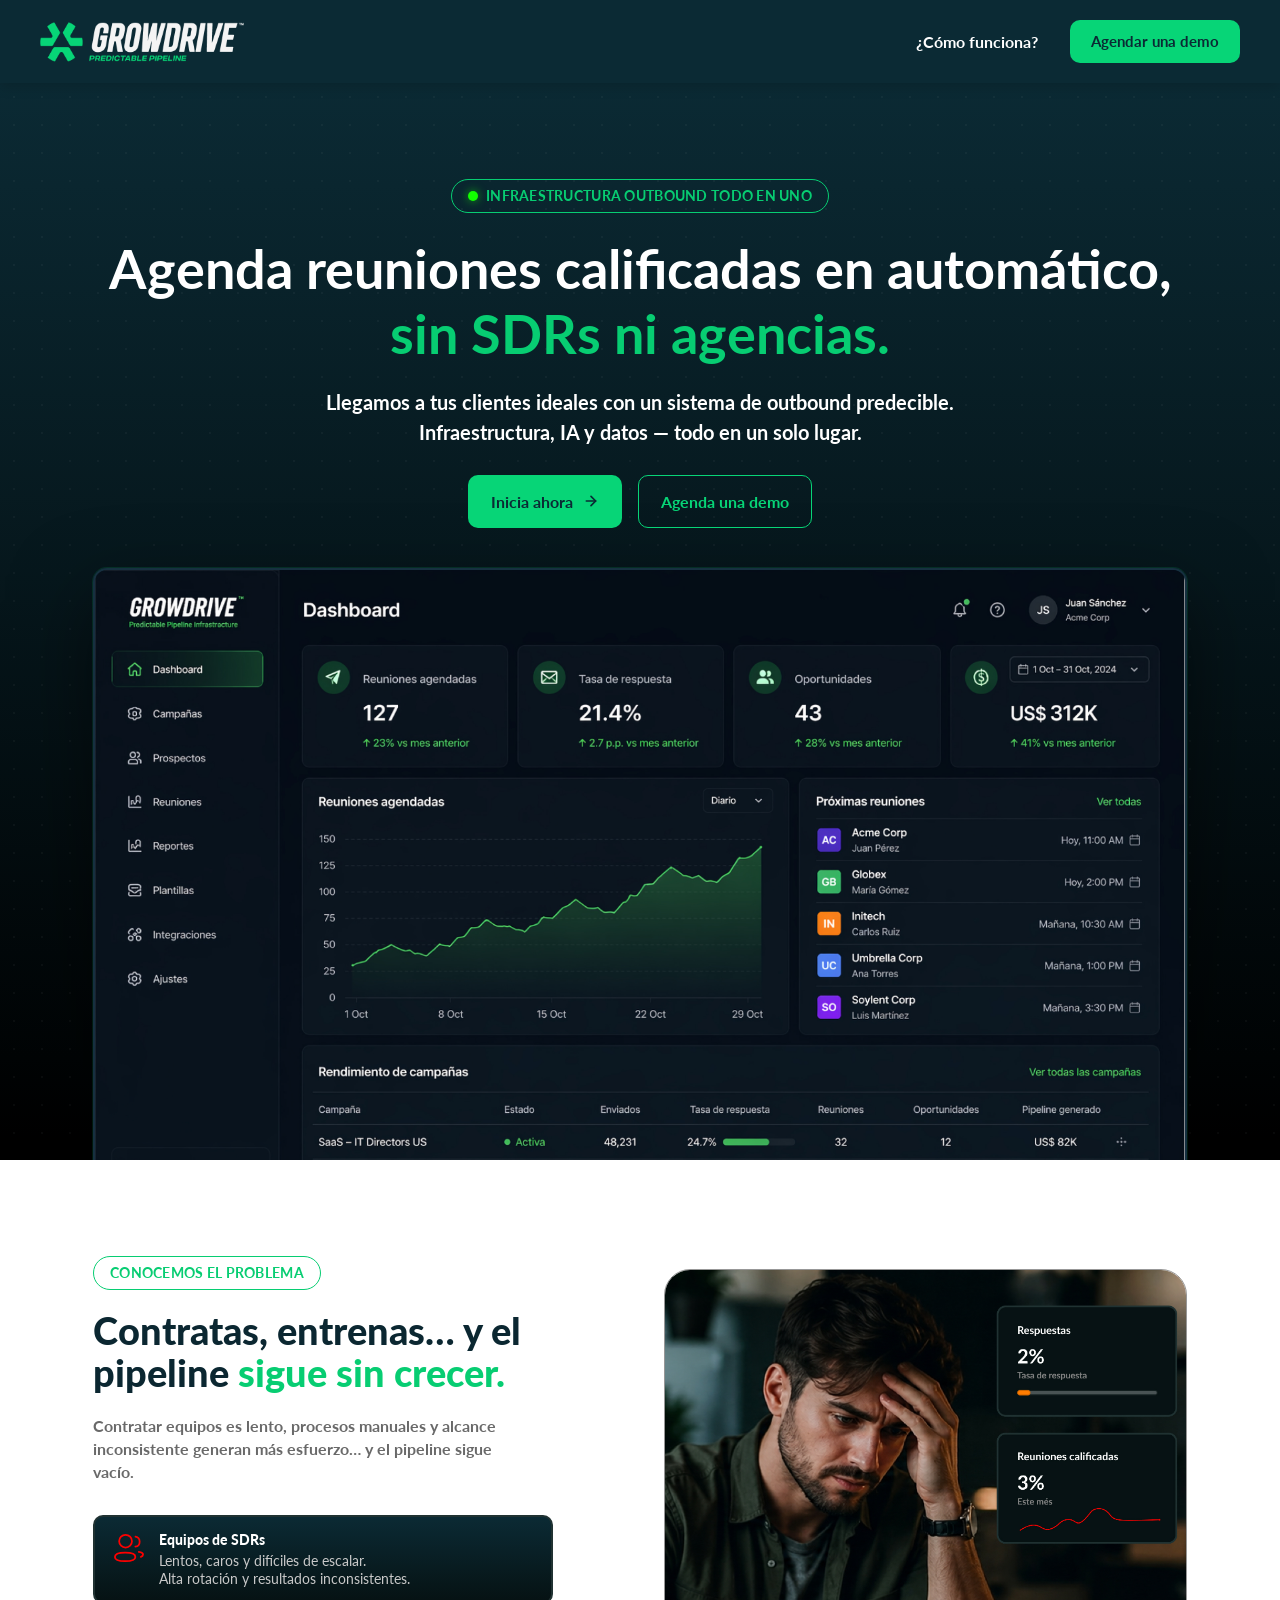
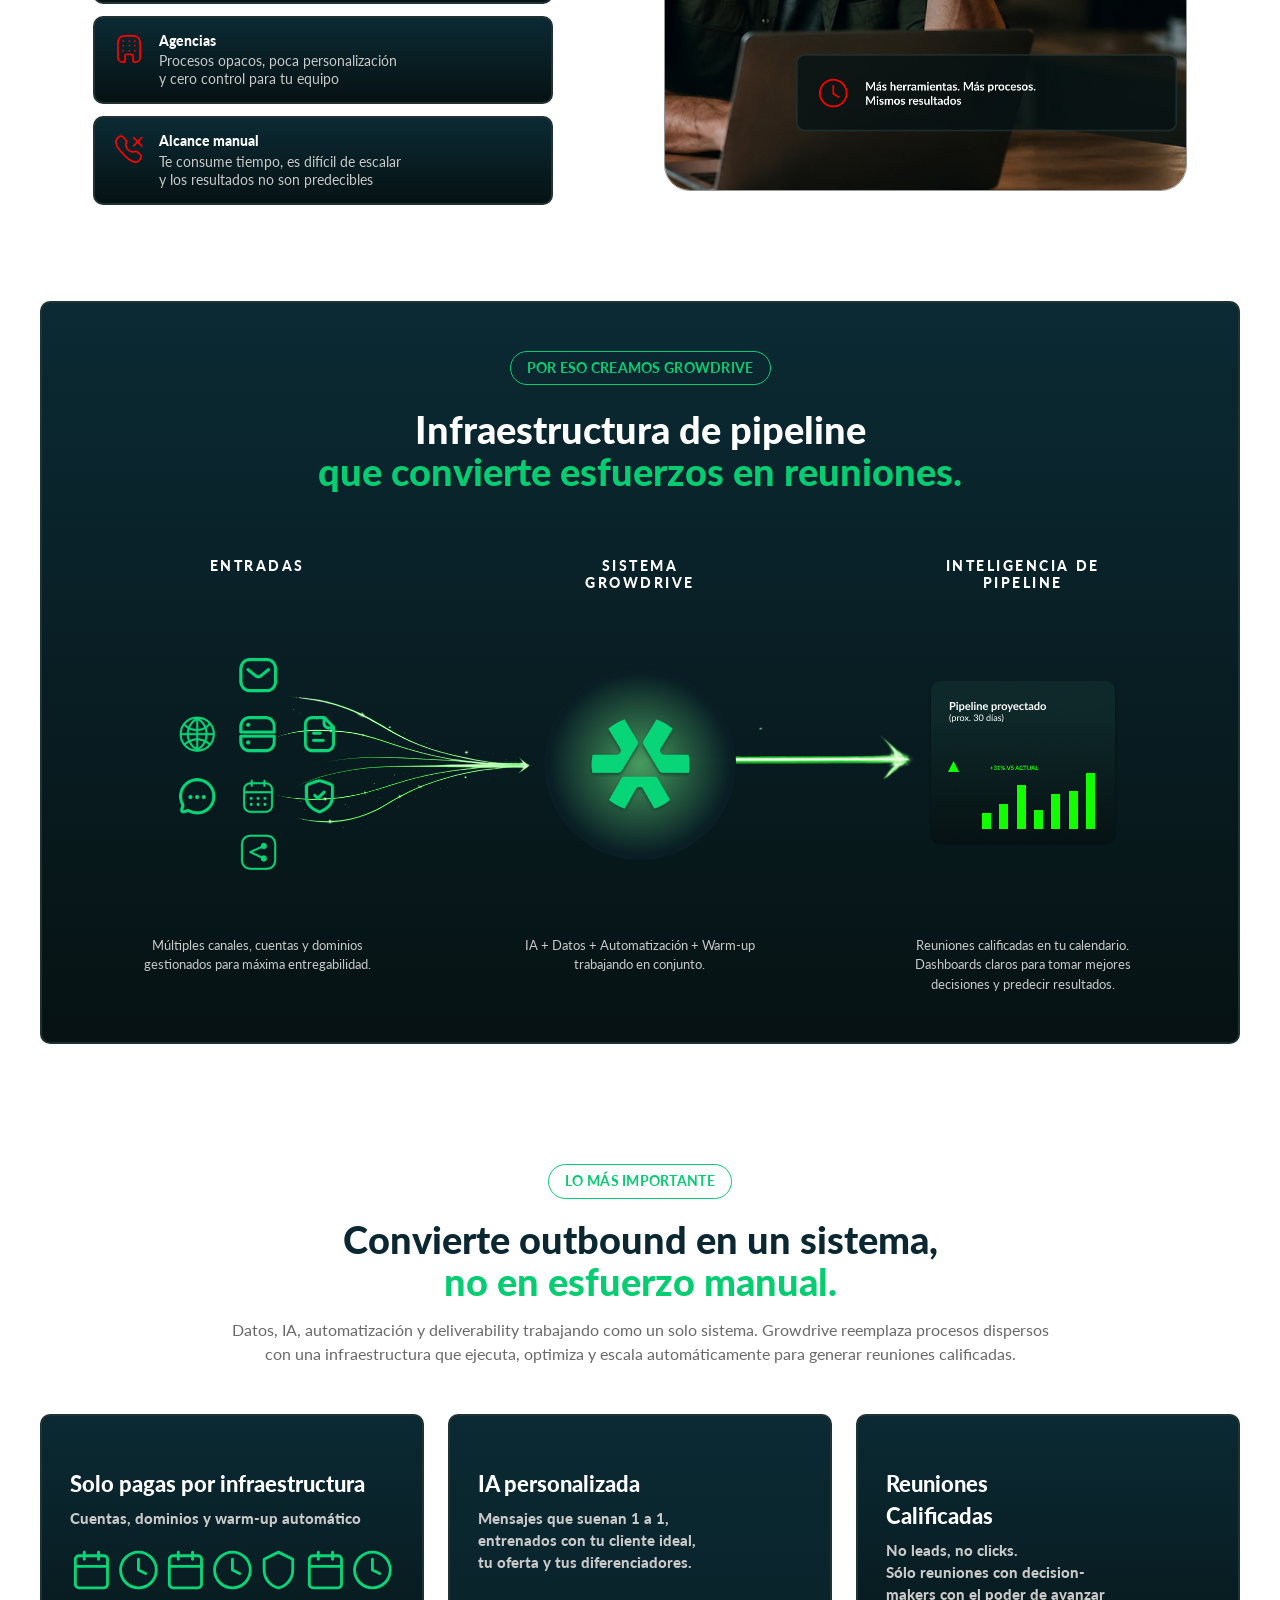
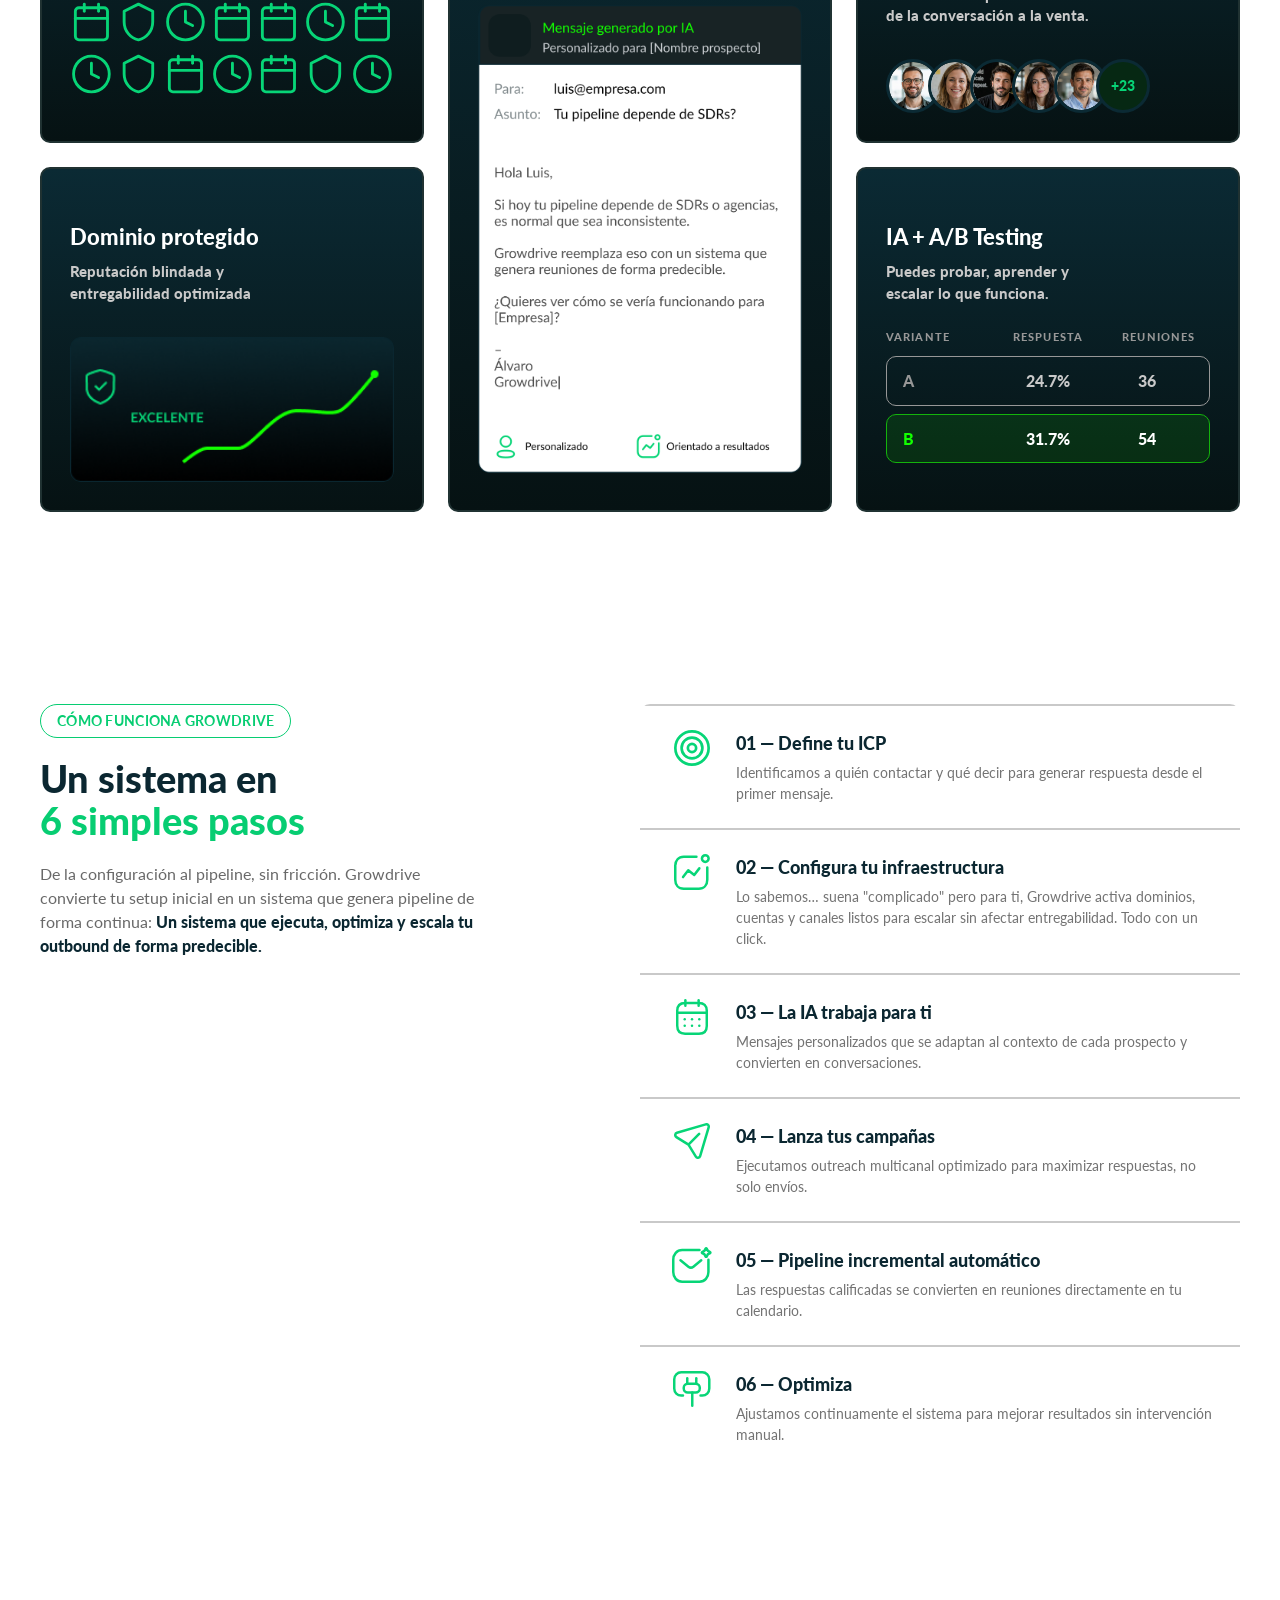
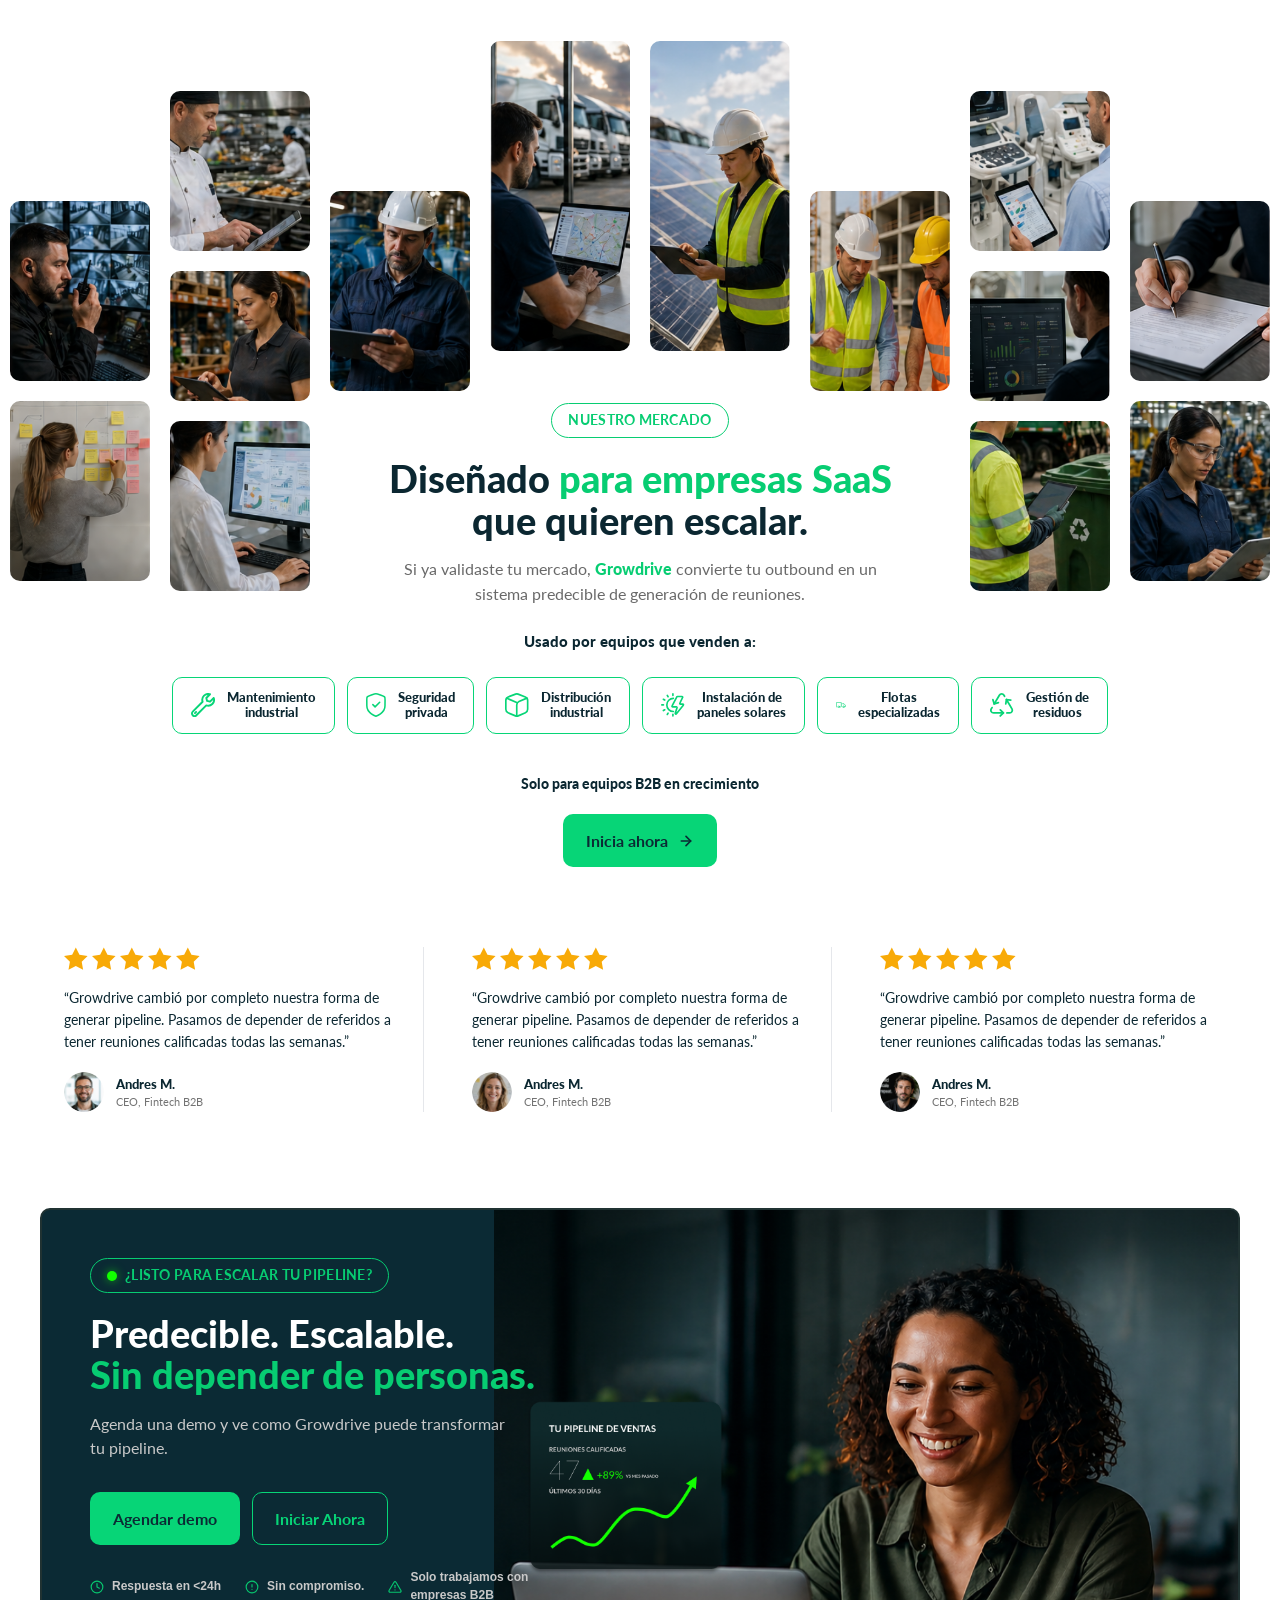
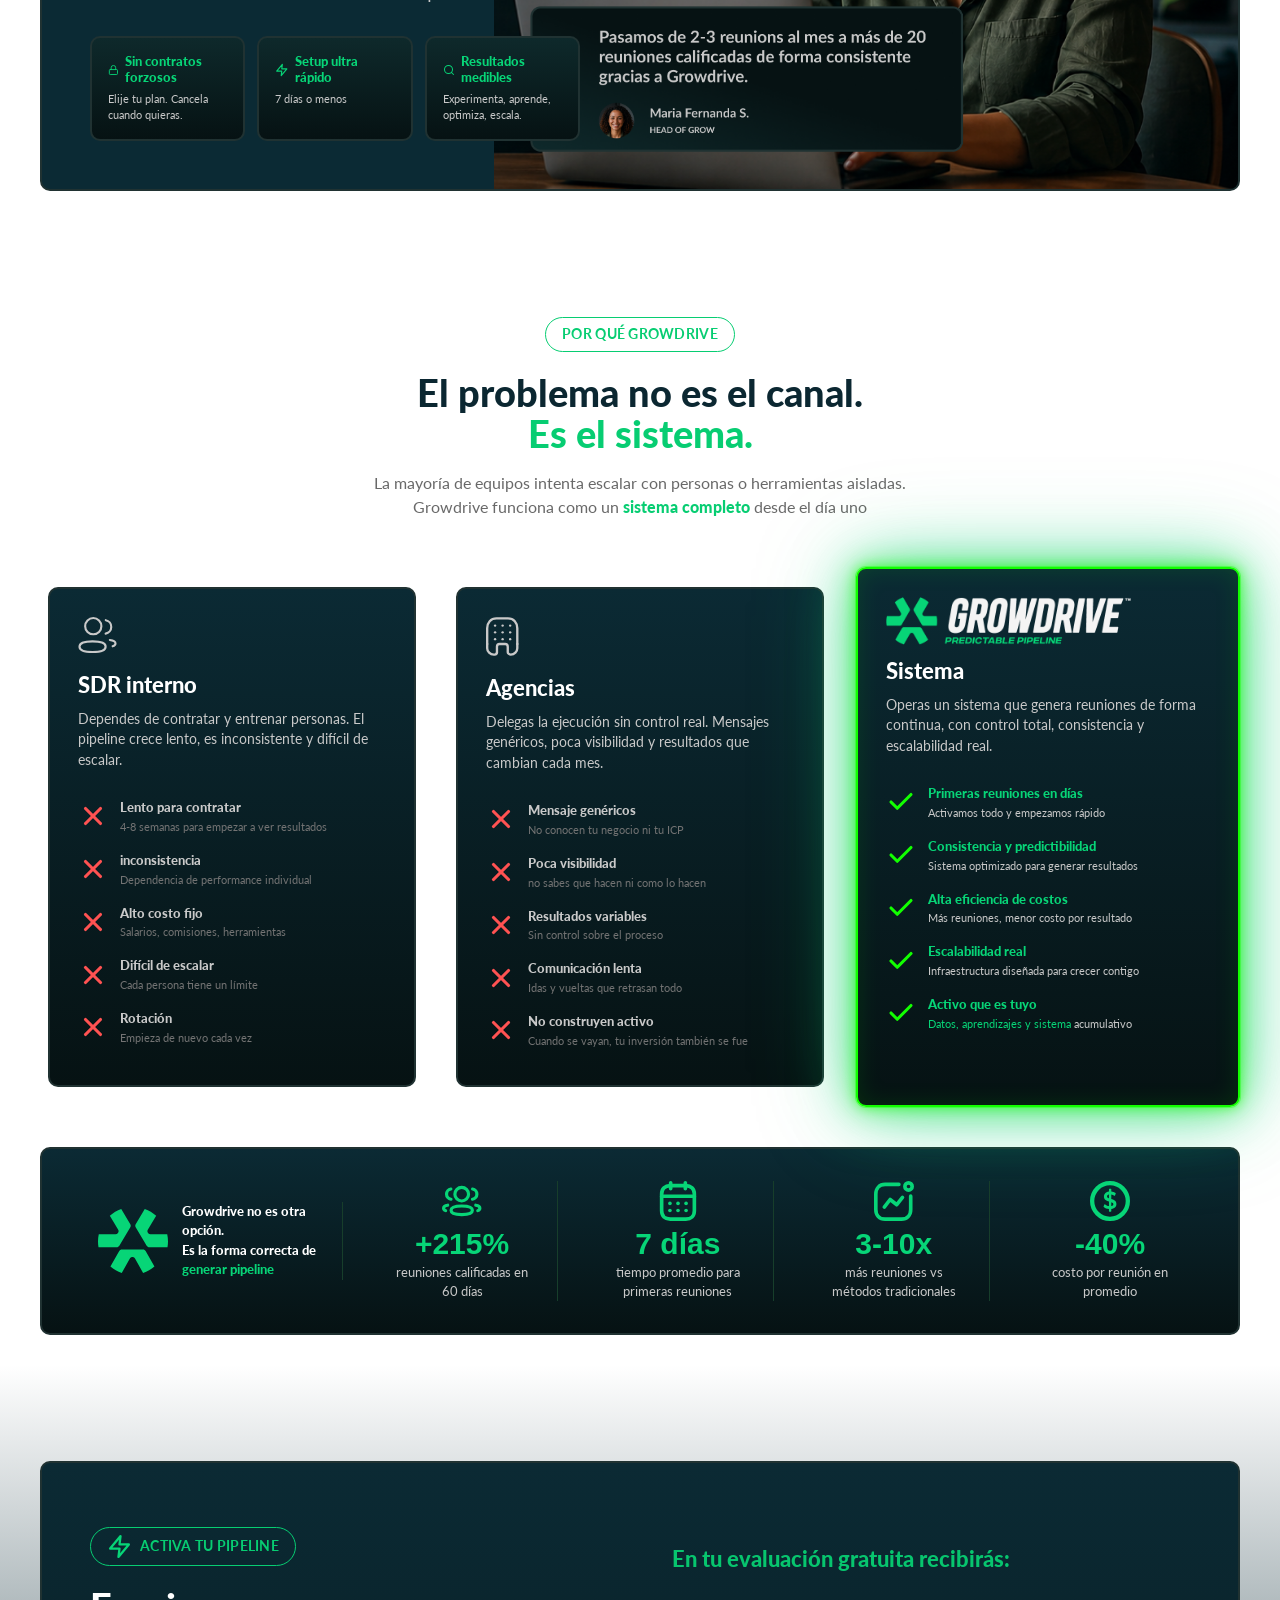
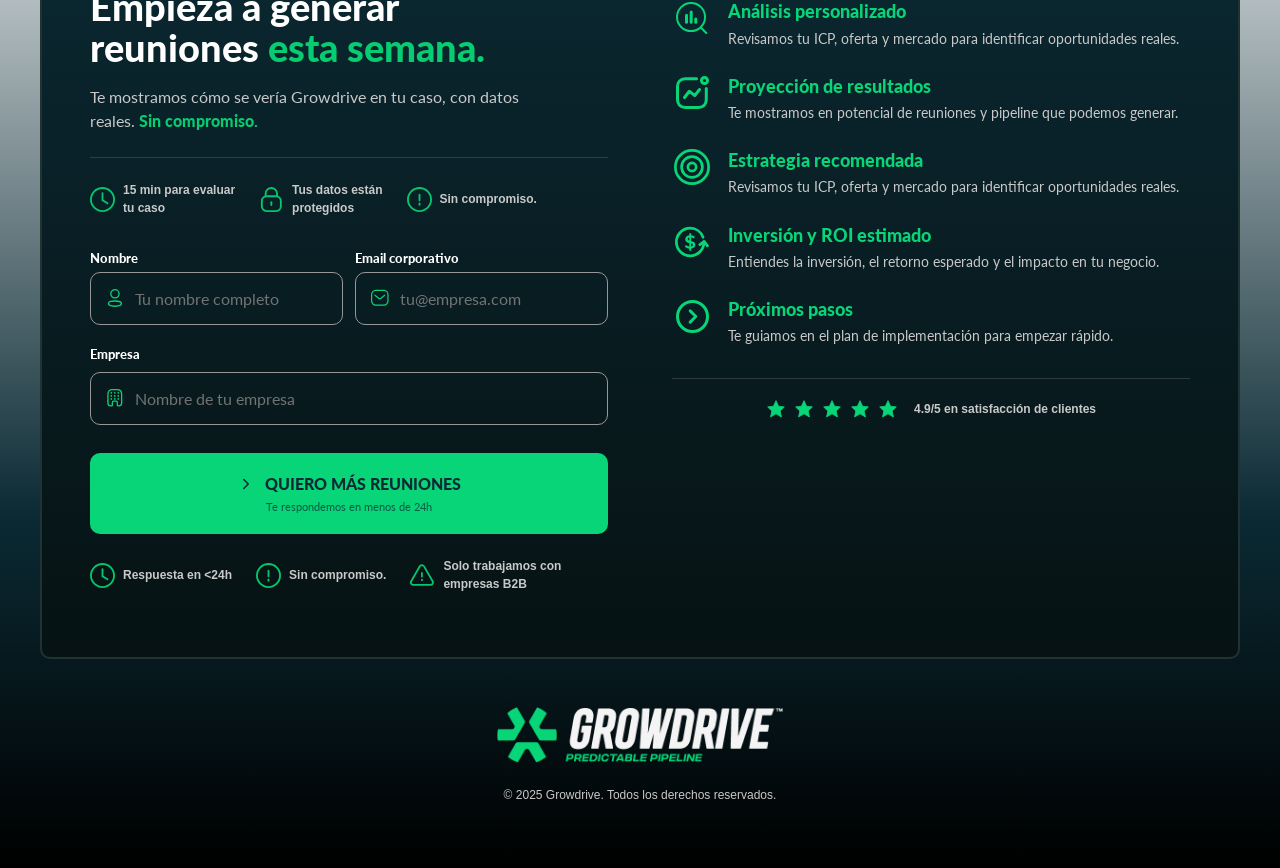
<file: divided-page/index.html>
<!DOCTYPE html>
<html lang="es">
<head>
  <meta charset="UTF-8">
  <meta name="viewport" content="width=device-width, initial-scale=1">
  <link rel="icon" type="image/svg+xml" href="assets/svg/grow.svg">
  <title>Growdrive — Agenda reuniones calificadas en automático</title>
  <link rel="preconnect" href="https://fonts.googleapis.com">
  <link rel="preconnect" href="https://fonts.gstatic.com" crossorigin>
  <link href="https://fonts.googleapis.com/css2?family=Lato:wght@400;700;900&display=swap" rel="stylesheet">
  <link rel="stylesheet" href="styles/main.css">
</head>
<body>
<header class="site-header">
  <div class="container site-header__inner">
    <a href="#" class="site-header__brand" aria-label="Growdrive home">
      <img src="assets/logo.png" alt="Growdrive — Predictable Pipeline" class="site-header__logo">
    </a>

    <div class="site-header__right">
      <nav class="site-header__nav" aria-label="Principal">
        <a href="#how" class="nav-link">¿Cómo funciona?</a>
      </nav>
      <a href="#cta" class="btn btn--primary btn--sm">Agendar una demo</a>
    </div>
  </div>
</header>

<section class="hero">
  <div class="container hero__inner">
    <div class="hero__pill-wrap">
      <span class="pill">
        <span class="pill__dot"></span>
        Infraestructura outbound todo en uno
      </span>
    </div>

    <h1 class="h-display hero__title">
      Agenda reuniones calificadas en automático,<br>
      <span class="accent">sin SDRs ni agencias.</span>
    </h1>

    <p class="hero__lead">
      Llegamos a tus clientes ideales con un sistema de outbound predecible.<br>
      Infraestructura, IA y datos — todo en un solo lugar.
    </p>

    <div class="hero__ctas">
      <a href="#cta" class="btn btn--primary">
        Inicia ahora
        <svg width="16" height="16" viewBox="0 0 24 24" fill="none" stroke="currentColor" stroke-width="2.5" stroke-linecap="round" stroke-linejoin="round" aria-hidden="true">
          <line x1="5" y1="12" x2="19" y2="12"/>
          <polyline points="12 5 19 12 12 19"/>
        </svg>
      </a>
      <a href="#how" class="btn btn--ghost">Agenda una demo</a>
    </div>

    <div class="hero__mock">
      <img src="assets/dashboard.jpg" alt="Dashboard de Growdrive" class="hero__mock-img">
    </div>
  </div>
</section>

<section class="problem">
  <div class="container container-narrow problem__inner">
    <div class="problem__copy">
      <span class="pill">Conocemos el problema</span>

      <h2 class="h-display-2" style="margin-top:20px;color:#0B2731">
        Contratas, entrenas… y el pipeline <span style="color:#07CD72">sigue sin crecer.</span>
      </h2>

      <p class="problem__lead">
        Contratar equipos es lento, procesos manuales y alcance inconsistente
        generan más esfuerzo… y el pipeline sigue vacío.
      </p>

      <div class="problem__cards">
        <article class="card problem__card">
          <span class="problem__card-ic" aria-hidden="true">
            <img src="assets/svg/equipo.svg" alt="">
          </span>
          <span class="problem__card-text">
            <span class="t">Equipos de SDRs</span>
            <span class="d">Lentos, caros y difíciles de escalar.<br>Alta rotación y resultados inconsistentes.</span>
          </span>
        </article>

        <article class="card problem__card">
          <span class="problem__card-ic" aria-hidden="true">
            <img src="assets/svg/agencias.svg" alt="">
          </span>
          <span class="problem__card-text">
            <span class="t">Agencias</span>
            <span class="d">Procesos opacos, poca personalización<br>y cero control para tu equipo</span>
          </span>
        </article>

        <article class="card problem__card">
          <span class="problem__card-ic" aria-hidden="true">
            <img src="assets/svg/manual.svg" alt="">
          </span>
          <span class="problem__card-text">
            <span class="t">Alcance manual</span>
            <span class="d">Te consume tiempo, es difícil de escalar<br>y los resultados no son predecibles</span>
          </span>
        </article>
      </div>
    </div>

    <div class="problem__visual">
      <div class="problem__photo">
        <img src="assets/preocupado.jpg" alt="" class="problem__photo-img">
      </div>
    </div>
  </div>
</section>

<section class="pipeline">
  <div class="container">
    <div class="card pipeline__box">
      <div class="pipeline__pill-wrap">
        <span class="pill">Por eso creamos Growdrive</span>
      </div>

      <h2 class="h-display-2 pipeline__heading">
        Infraestructura de pipeline<br>
        <span style="color:#07CD72">que convierte esfuerzos en reuniones.</span>
      </h2>

      <div class="pipeline__cards">
        <article class="pipeline__card">
          <h3 class="pipeline__card-title">ENTRADAS</h3>
          <img src="assets/izquierda.png" alt="" class="pipeline__card-media">
          <p class="pipeline__card-desc">
            Múltiples canales, cuentas y dominios gestionados para máxima entregabilidad.
          </p>
        </article>

        <article class="pipeline__card">
          <h3 class="pipeline__card-title">SISTEMA<br>GROWDRIVE</h3>
          <img src="assets/centro.png" alt="" class="pipeline__card-media">
          <p class="pipeline__card-desc">
            IA + Datos + Automatización + Warm-up trabajando en conjunto.
          </p>
        </article>

        <article class="pipeline__card">
          <h3 class="pipeline__card-title">INTELIGENCIA DE<br>PIPELINE</h3>
          <img src="assets/derecha.png" alt="" class="pipeline__card-media">
          <p class="pipeline__card-desc">
            Reuniones calificadas en tu calendario. Dashboards claros para tomar mejores decisiones y predecir resultados.
          </p>
        </article>

        <img src="assets/arrow_channels.png" alt="" class="pipeline__connector pipeline__connector--a" aria-hidden="true">
        <img src="assets/arrow_meeting.png" alt="" class="pipeline__connector pipeline__connector--b" aria-hidden="true">
      </div>
    </div>
  </div>
</section>

<section class="features">
  <div class="container">
    <div class="features__head">
      <span class="pill">Lo más importante</span>
      <h2 class="h-display-2" style="color:#0B2731">
        Convierte outbound en un sistema,<br>
        <span style="color:#07CD72">no en esfuerzo manual.</span>
      </h2>
      <p>
        Datos, IA, automatización y deliverability trabajando como un solo sistema. Growdrive reemplaza
        procesos dispersos con una infraestructura que ejecuta, optimiza y escala automáticamente para
        generar reuniones calificadas.
      </p>
    </div>

    <div class="features__grid">
      <!-- card 1 — Solo pagas por infraestructura -->
      <article class="card feature-card">
        <h3 class="feature-card__title">Solo pagas por infraestructura</h3>
        <p class="feature-card__sub">Cuentas, dominios y warm-up automático</p>
        <div class="feature-card__icon-grid">
          <!-- 21 íconos alternando calendar / clock / shield -->
          <svg width="36" height="36" viewBox="0 0 24 24" fill="none" stroke="currentColor" stroke-width="1.6" stroke-linecap="round" stroke-linejoin="round"><rect x="3" y="4" width="18" height="18" rx="2"/><line x1="16" y1="2" x2="16" y2="6"/><line x1="8" y1="2" x2="8" y2="6"/><line x1="3" y1="10" x2="21" y2="10"/></svg>
          <svg width="36" height="36" viewBox="0 0 24 24" fill="none" stroke="currentColor" stroke-width="1.6" stroke-linecap="round" stroke-linejoin="round"><circle cx="12" cy="12" r="10"/><polyline points="12 6 12 12 16 14"/></svg>
          <svg width="36" height="36" viewBox="0 0 24 24" fill="none" stroke="currentColor" stroke-width="1.6" stroke-linecap="round" stroke-linejoin="round"><rect x="3" y="4" width="18" height="18" rx="2"/><line x1="16" y1="2" x2="16" y2="6"/><line x1="8" y1="2" x2="8" y2="6"/><line x1="3" y1="10" x2="21" y2="10"/></svg>
          <svg width="36" height="36" viewBox="0 0 24 24" fill="none" stroke="currentColor" stroke-width="1.6" stroke-linecap="round" stroke-linejoin="round"><circle cx="12" cy="12" r="10"/><polyline points="12 6 12 12 16 14"/></svg>
          <svg width="36" height="36" viewBox="0 0 24 24" fill="none" stroke="currentColor" stroke-width="1.6" stroke-linecap="round" stroke-linejoin="round"><path d="M12 2 4 6v6c0 5 3.5 9 8 10 4.5-1 8-5 8-10V6l-8-4z"/></svg>
          <svg width="36" height="36" viewBox="0 0 24 24" fill="none" stroke="currentColor" stroke-width="1.6" stroke-linecap="round" stroke-linejoin="round"><rect x="3" y="4" width="18" height="18" rx="2"/><line x1="16" y1="2" x2="16" y2="6"/><line x1="8" y1="2" x2="8" y2="6"/><line x1="3" y1="10" x2="21" y2="10"/></svg>
          <svg width="36" height="36" viewBox="0 0 24 24" fill="none" stroke="currentColor" stroke-width="1.6" stroke-linecap="round" stroke-linejoin="round"><circle cx="12" cy="12" r="10"/><polyline points="12 6 12 12 16 14"/></svg>
          <svg width="36" height="36" viewBox="0 0 24 24" fill="none" stroke="currentColor" stroke-width="1.6" stroke-linecap="round" stroke-linejoin="round"><rect x="3" y="4" width="18" height="18" rx="2"/><line x1="16" y1="2" x2="16" y2="6"/><line x1="8" y1="2" x2="8" y2="6"/><line x1="3" y1="10" x2="21" y2="10"/></svg>
          <svg width="36" height="36" viewBox="0 0 24 24" fill="none" stroke="currentColor" stroke-width="1.6" stroke-linecap="round" stroke-linejoin="round"><path d="M12 2 4 6v6c0 5 3.5 9 8 10 4.5-1 8-5 8-10V6l-8-4z"/></svg>
          <svg width="36" height="36" viewBox="0 0 24 24" fill="none" stroke="currentColor" stroke-width="1.6" stroke-linecap="round" stroke-linejoin="round"><circle cx="12" cy="12" r="10"/><polyline points="12 6 12 12 16 14"/></svg>
          <svg width="36" height="36" viewBox="0 0 24 24" fill="none" stroke="currentColor" stroke-width="1.6" stroke-linecap="round" stroke-linejoin="round"><rect x="3" y="4" width="18" height="18" rx="2"/><line x1="16" y1="2" x2="16" y2="6"/><line x1="8" y1="2" x2="8" y2="6"/><line x1="3" y1="10" x2="21" y2="10"/></svg>
          <svg width="36" height="36" viewBox="0 0 24 24" fill="none" stroke="currentColor" stroke-width="1.6" stroke-linecap="round" stroke-linejoin="round"><rect x="3" y="4" width="18" height="18" rx="2"/><line x1="16" y1="2" x2="16" y2="6"/><line x1="8" y1="2" x2="8" y2="6"/><line x1="3" y1="10" x2="21" y2="10"/></svg>
          <svg width="36" height="36" viewBox="0 0 24 24" fill="none" stroke="currentColor" stroke-width="1.6" stroke-linecap="round" stroke-linejoin="round"><circle cx="12" cy="12" r="10"/><polyline points="12 6 12 12 16 14"/></svg>
          <svg width="36" height="36" viewBox="0 0 24 24" fill="none" stroke="currentColor" stroke-width="1.6" stroke-linecap="round" stroke-linejoin="round"><rect x="3" y="4" width="18" height="18" rx="2"/><line x1="16" y1="2" x2="16" y2="6"/><line x1="8" y1="2" x2="8" y2="6"/><line x1="3" y1="10" x2="21" y2="10"/></svg>
          <svg width="36" height="36" viewBox="0 0 24 24" fill="none" stroke="currentColor" stroke-width="1.6" stroke-linecap="round" stroke-linejoin="round"><circle cx="12" cy="12" r="10"/><polyline points="12 6 12 12 16 14"/></svg>
          <svg width="36" height="36" viewBox="0 0 24 24" fill="none" stroke="currentColor" stroke-width="1.6" stroke-linecap="round" stroke-linejoin="round"><path d="M12 2 4 6v6c0 5 3.5 9 8 10 4.5-1 8-5 8-10V6l-8-4z"/></svg>
          <svg width="36" height="36" viewBox="0 0 24 24" fill="none" stroke="currentColor" stroke-width="1.6" stroke-linecap="round" stroke-linejoin="round"><rect x="3" y="4" width="18" height="18" rx="2"/><line x1="16" y1="2" x2="16" y2="6"/><line x1="8" y1="2" x2="8" y2="6"/><line x1="3" y1="10" x2="21" y2="10"/></svg>
          <svg width="36" height="36" viewBox="0 0 24 24" fill="none" stroke="currentColor" stroke-width="1.6" stroke-linecap="round" stroke-linejoin="round"><circle cx="12" cy="12" r="10"/><polyline points="12 6 12 12 16 14"/></svg>
          <svg width="36" height="36" viewBox="0 0 24 24" fill="none" stroke="currentColor" stroke-width="1.6" stroke-linecap="round" stroke-linejoin="round"><rect x="3" y="4" width="18" height="18" rx="2"/><line x1="16" y1="2" x2="16" y2="6"/><line x1="8" y1="2" x2="8" y2="6"/><line x1="3" y1="10" x2="21" y2="10"/></svg>
          <svg width="36" height="36" viewBox="0 0 24 24" fill="none" stroke="currentColor" stroke-width="1.6" stroke-linecap="round" stroke-linejoin="round"><path d="M12 2 4 6v6c0 5 3.5 9 8 10 4.5-1 8-5 8-10V6l-8-4z"/></svg>
          <svg width="36" height="36" viewBox="0 0 24 24" fill="none" stroke="currentColor" stroke-width="1.6" stroke-linecap="round" stroke-linejoin="round"><circle cx="12" cy="12" r="10"/><polyline points="12 6 12 12 16 14"/></svg>
        </div>
      </article>

      <!-- card 2 — IA personalizada (TALL, span 2 rows) -->
      <article class="card feature-card feature-card--tall">
        <h3 class="feature-card__title">IA personalizada</h3>
        <p class="feature-card__sub">Mensajes que suenan 1 a 1,<br>entrenados con tu cliente ideal,<br>tu oferta y tus diferenciadores.</p>

        <img src="assets/correo.png" alt="Email generado por IA" class="feature-card__correo">
      </article>

      <!-- card 3 — Reuniones Calificadas -->
      <article class="card feature-card">
        <h3 class="feature-card__title">Reuniones<br>Calificadas</h3>
        <p class="feature-card__sub">No leads, no clicks.<br>Sólo reuniones con decision-<br>makers con el poder de avanzar<br>de la conversación a la venta.</p>
        <div class="feature-card__avatars">
          <img src="assets/avatar-1.png" alt="" class="feature-card__avatar">
          <img src="assets/avatar-2.png" alt="" class="feature-card__avatar">
          <img src="assets/avatar-3.png" alt="" class="feature-card__avatar">
          <img src="assets/avatar-4.png" alt="" class="feature-card__avatar">
          <img src="assets/avatar-5.png" alt="" class="feature-card__avatar">
          <span class="feature-card__avatar feature-card__avatar--more">+23</span>
        </div>
      </article>

      <!-- card 4 — Dominio protegido -->
      <article class="card feature-card">
        <h3 class="feature-card__title">Dominio protegido</h3>
        <p class="feature-card__sub">Reputación blindada y<br>entregabilidad optimizada</p>
        <img src="assets/excelente.png" alt="" class="feature-card__excelente">
      </article>

      <!-- card 5 — IA + A/B Testing -->
      <article class="card feature-card">
        <h3 class="feature-card__title">IA + A/B Testing</h3>
        <p class="feature-card__sub">Puedes probar, aprender y<br>escalar lo que funciona.</p>
        <div style="margin-top:24px">
          <div style="display:grid;grid-template-columns:1fr 1fr 1fr;gap:8px;padding-bottom:12px;font-size:11px;letter-spacing:.1em;font-weight:900;color:var(--gray-2)">
            <span>VARIANTE</span>
            <span style="text-align:center">RESPUESTA</span>
            <span style="text-align:center">REUNIONES</span>
          </div>
          <div class="ab__row ab__row--a" style="display:grid;grid-template-columns:1fr 1fr 1fr;gap:8px;align-items:center">
            <span style="color:var(--gray-2);font-weight:900">A</span>
            <span style="color:var(--gray-1);font-weight:900;text-align:center">24.7%</span>
            <span style="color:var(--gray-1);font-weight:900;text-align:center">36</span>
          </div>
          <div class="ab__row ab__row--b" style="margin-top:8px;display:grid;grid-template-columns:1fr 1fr 1fr;gap:8px;align-items:center">
            <span style="color:var(--green-bright);font-weight:900">B</span>
            <span style="color:#fff;font-weight:900;text-align:center">31.7%</span>
            <span style="color:#fff;font-weight:900;text-align:center">54</span>
          </div>
        </div>
      </article>
    </div>
  </div>
</section>

<section class="process" id="how">
  <div class="container">
    <div class="process__grid">
      <div class="process__copy">
        <span class="pill">Cómo funciona Growdrive</span>
        <h2 class="h-display-2">
          Un sistema en<br>
          <span style="color:#07CD72">6 simples pasos</span>
        </h2>
        <p class="process__lead">
          De la configuración al pipeline, sin fricción. Growdrive convierte tu setup inicial en un sistema
          que genera pipeline de forma continua: <strong style="color:#0B2731;font-weight:900">Un sistema que ejecuta, optimiza y escala
          tu outbound de forma predecible.</strong>
        </p>
      </div>

      <ol class="process__list" style="list-style:none;padding:0;margin:0">
        <li class="process__item">
          <span class="process__item-ic" aria-hidden="true">
            <img src="assets/svg/icp.svg" alt="">
          </span>
          <div>
            <div class="process__item-title">01 — Define tu ICP</div>
            <p class="process__item-desc">Identificamos a quién contactar y qué decir para generar respuesta desde el primer mensaje.</p>
          </div>
        </li>

        <li class="process__item">
          <span class="process__item-ic" aria-hidden="true">
            <img src="assets/svg/infraestructura.svg" alt="">
          </span>
          <div>
            <div class="process__item-title">02 — Configura tu infraestructura</div>
            <p class="process__item-desc">Lo sabemos… suena "complicado" pero para ti, Growdrive activa dominios, cuentas y canales listos para escalar sin afectar entregabilidad. Todo con un click.</p>
          </div>
        </li>

        <li class="process__item">
          <span class="process__item-ic" aria-hidden="true">
            <img src="assets/svg/ia.svg" alt="">
          </span>
          <div>
            <div class="process__item-title">03 — La IA trabaja para ti</div>
            <p class="process__item-desc">Mensajes personalizados que se adaptan al contexto de cada prospecto y convierten en conversaciones.</p>
          </div>
        </li>

        <li class="process__item">
          <span class="process__item-ic" aria-hidden="true">
            <img src="assets/svg/campanas.svg" alt="">
          </span>
          <div>
            <div class="process__item-title">04 — Lanza tus campañas</div>
            <p class="process__item-desc">Ejecutamos outreach multicanal optimizado para maximizar respuestas, no solo envíos.</p>
          </div>
        </li>

        <li class="process__item">
          <span class="process__item-ic" aria-hidden="true">
            <img src="assets/svg/pipeline.svg" alt="">
          </span>
          <div>
            <div class="process__item-title">05 — Pipeline incremental automático</div>
            <p class="process__item-desc">Las respuestas calificadas se convierten en reuniones directamente en tu calendario.</p>
          </div>
        </li>

        <li class="process__item">
          <span class="process__item-ic" aria-hidden="true">
            <img src="assets/svg/optimiza.svg" alt="">
          </span>
          <div>
            <div class="process__item-title">06 — Optimiza</div>
            <p class="process__item-desc">Ajustamos continuamente el sistema para mejorar resultados sin intervención manual.</p>
          </div>
        </li>
      </ol>
    </div>
  </div>
</section>

<section class="market">
  <div class="container">
    <!-- Photo collage staggered grid (symmetric: 2-3-1-1 | 1-1-3-2) -->
    <div class="market-collage" style="position:relative;width:1260px;height:560px;left:50%;transform:translateX(-50%);margin-bottom:32px">
      <!-- col 1 (far left) — 2 fotos -->
      <img src="assets/market1.png" alt="" style="position:absolute;left:0;top:140px;width:140px;height:180px">
      <img src="assets/market2.png" alt="" style="position:absolute;left:0;top:340px;width:140px;height:180px">

      <!-- col 2 — 3 fotos -->
      <img src="assets/market3.png" alt="" style="position:absolute;left:160px;top:30px;width:140px;height:160px">
      <img src="assets/market4.png" alt="" style="position:absolute;left:160px;top:210px;width:140px;height:130px">
      <img src="assets/market5.png" alt="" style="position:absolute;left:160px;top:360px;width:140px;height:170px">

      <!-- col 3 — 1 foto tall -->
      <img src="assets/market6.png" alt="" style="position:absolute;left:320px;top:130px;width:140px;height:200px">

      <!-- col 4 — 1 foto tall (centro izq) -->
      <img src="assets/market7.png" alt="" style="position:absolute;left:480px;top:-20px;width:140px;height:310px">

      <!-- col 5 — 1 foto tall (centro der) -->
      <img src="assets/market8.png" alt="" style="position:absolute;left:640px;top:-20px;width:140px;height:310px">

      <!-- col 6 — 1 foto tall -->
      <img src="assets/market9.png" alt="" style="position:absolute;left:800px;top:130px;width:140px;height:200px">

      <!-- col 7 — 3 fotos -->
      <img src="assets/market10.png" alt="" style="position:absolute;left:960px;top:30px;width:140px;height:160px">
      <img src="assets/market11.png" alt="" style="position:absolute;left:960px;top:210px;width:140px;height:130px">
      <img src="assets/market12.png" alt="" style="position:absolute;left:960px;top:360px;width:140px;height:170px">

      <!-- col 8 (far right) — 2 fotos -->
      <img src="assets/market13.png" alt="" style="position:absolute;left:1120px;top:140px;width:140px;height:180px">
      <img src="assets/market14.png" alt="" style="position:absolute;left:1120px;top:340px;width:140px;height:180px">
    </div>

    <!-- Centered copy -->
    <div style="text-align:center;margin-top:-250px">
      <span class="pill">Nuestro mercado</span>
      <h2 class="h-display-2" style="color:#0B2731;margin-top:20px">
        Diseñado <span style="color:#07CD72">para empresas SaaS</span><br>
        que quieren escalar.
      </h2>
      <p style="color:var(--gray-soft);margin-top:16px;max-width:600px;margin-inline:auto;line-height:1.55;font-weight:400">
        Si ya validaste tu mercado, <span style="color:#07CD72;font-weight:900">Growdrive</span> convierte tu outbound en un<br>
        sistema predecible de generación de reuniones.
      </p>

      <div style="color:#0B2731;font-size:15px;font-weight:900;margin-top:24px">Usado por equipos que venden a:</div>

      <div style="display:flex;justify-content:center;gap:12px;flex-wrap:wrap;margin-top:24px">
        <span class="industry" style="padding:12px 18px;align-items:center">
          <img src="assets/svg/mantenimiento.svg" alt="" style="height:24px;width:auto;flex-shrink:0">
          <span class="industry__text">Mantenimiento<br>industrial</span>
        </span>
        <span class="industry" style="padding:12px 18px;align-items:center">
          <img src="assets/svg/seguridad.svg" alt="" style="height:24px;width:auto;flex-shrink:0">
          <span class="industry__text">Seguridad<br>privada</span>
        </span>
        <span class="industry" style="padding:12px 18px;align-items:center">
          <img src="assets/svg/distribucion.svg" alt="" style="height:24px;width:auto;flex-shrink:0">
          <span class="industry__text">Distribución<br>industrial</span>
        </span>
        <span class="industry" style="padding:12px 18px;align-items:center">
          <img src="assets/svg/solares.svg" alt="" style="height:24px;width:auto;flex-shrink:0">
          <span class="industry__text">Instalación de<br>paneles solares</span>
        </span>
        <span class="industry" style="padding:12px 18px;align-items:center">
          <img src="assets/svg/flotas.svg" alt="" style="height:6px;width:auto;flex-shrink:0">
          <span class="industry__text">Flotas<br>especializadas</span>
        </span>
        <span class="industry" style="padding:12px 18px;align-items:center">
          <img src="assets/svg/residuos.svg" alt="" style="height:24px;width:auto;flex-shrink:0">
          <span class="industry__text">Gestión de<br>residuos</span>
        </span>
      </div>

      <div style="color:#0B2731;font-size:14px;font-weight:900;margin-top:40px">Solo para equipos B2B en crecimiento</div>

      <a href="#cta" class="btn btn--primary" style="margin-top:20px">
        Inicia ahora
        <svg width="16" height="16" viewBox="0 0 24 24" fill="none" stroke="currentColor" stroke-width="2.5" stroke-linecap="round" stroke-linejoin="round" aria-hidden="true">
          <line x1="5" y1="12" x2="19" y2="12"/>
          <polyline points="12 5 19 12 12 19"/>
        </svg>
      </a>
    </div>

    <!-- Testimonials -->
    <div class="market__testimonials">
      <article class="testimonial">
        <div class="testimonial__stars">
          <img src="assets/svg/star.svg" alt="">
          <img src="assets/svg/star.svg" alt="">
          <img src="assets/svg/star.svg" alt="">
          <img src="assets/svg/star.svg" alt="">
          <img src="assets/svg/star.svg" alt="">
        </div>
        <p class="testimonial__quote">“Growdrive cambió por completo nuestra forma de generar pipeline. Pasamos de depender de referidos a tener reuniones calificadas todas las semanas.”</p>
        <div class="testimonial__by">
          <img src="assets/avatar-1.png" alt="" class="testimonial__avatar">
          <div>
            <div class="testimonial__name">Andres M.</div>
            <div class="testimonial__role">CEO, Fintech B2B</div>
          </div>
        </div>
      </article>

      <article class="testimonial">
        <div class="testimonial__stars">
          <img src="assets/svg/star.svg" alt="">
          <img src="assets/svg/star.svg" alt="">
          <img src="assets/svg/star.svg" alt="">
          <img src="assets/svg/star.svg" alt="">
          <img src="assets/svg/star.svg" alt="">
        </div>
        <p class="testimonial__quote">“Growdrive cambió por completo nuestra forma de generar pipeline. Pasamos de depender de referidos a tener reuniones calificadas todas las semanas.”</p>
        <div class="testimonial__by">
          <img src="assets/avatar-2.png" alt="" class="testimonial__avatar">
          <div>
            <div class="testimonial__name">Andres M.</div>
            <div class="testimonial__role">CEO, Fintech B2B</div>
          </div>
        </div>
      </article>

      <article class="testimonial">
        <div class="testimonial__stars">
          <img src="assets/svg/star.svg" alt="">
          <img src="assets/svg/star.svg" alt="">
          <img src="assets/svg/star.svg" alt="">
          <img src="assets/svg/star.svg" alt="">
          <img src="assets/svg/star.svg" alt="">
        </div>
        <p class="testimonial__quote">“Growdrive cambió por completo nuestra forma de generar pipeline. Pasamos de depender de referidos a tener reuniones calificadas todas las semanas.”</p>
        <div class="testimonial__by">
          <img src="assets/avatar-3.png" alt="" class="testimonial__avatar">
          <div>
            <div class="testimonial__name">Andres M.</div>
            <div class="testimonial__role">CEO, Fintech B2B</div>
          </div>
        </div>
      </article>
    </div>
  </div>
</section>

<section class="scaling">
  <div class="container">
    <div class="card scaling__box">
      <div class="scaling__bg" aria-hidden="true">
        <img src="assets/mujer-exitosa.png" alt="" style="width:100%;height:100%;object-fit:contain;object-position:left;display:block">
      </div>

      <div class="scaling__copy">
        <span class="pill">
          <span class="pill__dot"></span>
          ¿Listo para escalar tu pipeline?
        </span>
        <h2 class="h-display-2">
          Predecible. Escalable.<br>
          <span style="color:#07CD72">Sin depender de personas.</span>
        </h2>
        <p>
          Agenda una demo y ve como Growdrive puede transformar<br>
          tu pipeline.
        </p>

        <div class="scaling__ctas">
          <a href="#cta" class="btn btn--primary">Agendar demo</a>
          <a href="#cta" class="btn btn--ghost">Iniciar Ahora</a>
        </div>

        <div class="scaling__notes">
          <span>
            <svg width="14" height="14" viewBox="0 0 24 24" fill="none" stroke="#07C56E" stroke-width="2" stroke-linecap="round" stroke-linejoin="round" aria-hidden="true"><circle cx="12" cy="12" r="10"/><polyline points="12 6 12 12 16 14"/></svg>
            Respuesta en &lt;24h
          </span>
          <span>
            <svg width="14" height="14" viewBox="0 0 24 24" fill="none" stroke="#07C56E" stroke-width="2" stroke-linecap="round" stroke-linejoin="round" aria-hidden="true"><circle cx="12" cy="12" r="10"/><line x1="12" y1="8" x2="12" y2="12"/><line x1="12" y1="16" x2="12" y2="16.01"/></svg>
            Sin compromiso.
          </span>
          <span>
            <svg width="14" height="14" viewBox="0 0 24 24" fill="none" stroke="#07C56E" stroke-width="2" stroke-linecap="round" stroke-linejoin="round" aria-hidden="true"><path d="M10.29 3.86 1.82 18a2 2 0 0 0 1.71 3h16.94a2 2 0 0 0 1.71-3L13.71 3.86a2 2 0 0 0-3.42 0z"/><line x1="12" y1="9" x2="12" y2="13"/><line x1="12" y1="17" x2="12" y2="17.01"/></svg>
            Solo trabajamos con<br>empresas B2B
          </span>
        </div>

        <div class="scaling__features">
          <div class="scaling__feature">
            <div style="display:flex;align-items:center;gap:6px;margin-bottom:6px">
              <svg width="14" height="14" viewBox="0 0 24 24" fill="none" stroke="#07D577" stroke-width="2" stroke-linecap="round" stroke-linejoin="round" aria-hidden="true"><rect x="3" y="11" width="18" height="11" rx="2"/><path d="M7 11V7a5 5 0 0 1 10 0v4"/></svg>
              <span class="scaling__feature-t">Sin contratos forzosos</span>
            </div>
            <div class="scaling__feature-d" style="font-weight:400;color:var(--gray-1)">Elije tu plan. Cancela cuando quieras.</div>
          </div>
          <div class="scaling__feature">
            <div style="display:flex;align-items:center;gap:6px;margin-bottom:6px">
              <svg width="14" height="14" viewBox="0 0 24 24" fill="none" stroke="#07D577" stroke-width="2" stroke-linecap="round" stroke-linejoin="round" aria-hidden="true"><polygon points="13 2 3 14 12 14 11 22 21 10 12 10 13 2"/></svg>
              <span class="scaling__feature-t">Setup ultra rápido</span>
            </div>
            <div class="scaling__feature-d" style="font-weight:400;color:var(--gray-1)">7 días o menos</div>
          </div>
          <div class="scaling__feature">
            <div style="display:flex;align-items:center;gap:6px;margin-bottom:6px">
              <svg width="14" height="14" viewBox="0 0 24 24" fill="none" stroke="#07D577" stroke-width="2" stroke-linecap="round" stroke-linejoin="round" aria-hidden="true"><circle cx="11" cy="11" r="8"/><line x1="21" y1="21" x2="16.65" y2="16.65"/></svg>
              <span class="scaling__feature-t">Resultados medibles</span>
            </div>
            <div class="scaling__feature-d" style="font-weight:400;color:var(--gray-1)">Experimenta, aprende, optimiza, escala.</div>
          </div>
        </div>
      </div>
    </div>

    <!-- Marquee de logos -->
    <!-- Desactivado temporalmente (logos placeholder)
    <div class="marquee-mask" style="margin-top:24px">
      <div class="marquee-track">
        <div class="card placeholder--logo" style="height:120px;width:240px;display:grid;place-items:center;color:var(--gray-1);font-size:32px;font-weight:900;letter-spacing:.1em">LOGO</div>
        <div class="card placeholder--logo" style="height:120px;width:240px;display:grid;place-items:center;color:var(--gray-1);font-size:32px;font-weight:900;letter-spacing:.1em">LOGO</div>
        <div class="card placeholder--logo" style="height:120px;width:240px;display:grid;place-items:center;color:var(--gray-1);font-size:32px;font-weight:900;letter-spacing:.1em">LOGO</div>
        <div class="card placeholder--logo" style="height:120px;width:240px;display:grid;place-items:center;color:var(--gray-1);font-size:32px;font-weight:900;letter-spacing:.1em">LOGO</div>
        <div class="card placeholder--logo" style="height:120px;width:240px;display:grid;place-items:center;color:var(--gray-1);font-size:32px;font-weight:900;letter-spacing:.1em">LOGO</div>
        <div class="card placeholder--logo" style="height:120px;width:240px;display:grid;place-items:center;color:var(--gray-1);font-size:32px;font-weight:900;letter-spacing:.1em">LOGO</div>
        <div class="card placeholder--logo" style="height:120px;width:240px;display:grid;place-items:center;color:var(--gray-1);font-size:32px;font-weight:900;letter-spacing:.1em">LOGO</div>
        <div class="card placeholder--logo" style="height:120px;width:240px;display:grid;place-items:center;color:var(--gray-1);font-size:32px;font-weight:900;letter-spacing:.1em">LOGO</div>
        <div class="card placeholder--logo" style="height:120px;width:240px;display:grid;place-items:center;color:var(--gray-1);font-size:32px;font-weight:900;letter-spacing:.1em">LOGO</div>
        <div class="card placeholder--logo" style="height:120px;width:240px;display:grid;place-items:center;color:var(--gray-1);font-size:32px;font-weight:900;letter-spacing:.1em">LOGO</div>
        <div class="card placeholder--logo" style="height:120px;width:240px;display:grid;place-items:center;color:var(--gray-1);font-size:32px;font-weight:900;letter-spacing:.1em">LOGO</div>
        <div class="card placeholder--logo" style="height:120px;width:240px;display:grid;place-items:center;color:var(--gray-1);font-size:32px;font-weight:900;letter-spacing:.1em">LOGO</div>
      </div>
    </div>
    -->

  </div>
</section>

<section class="why">
  <div class="container">
    <div class="why__head">
      <span class="pill">Por qué Growdrive</span>
      <h2 class="h-display-2" style="color:#0B2731">
        El problema no es el canal.<br>
        <span style="color:#07CD72">Es el sistema.</span>
      </h2>
      <p>
        La mayoría de equipos intenta escalar con personas o herramientas aisladas.<br>
        Growdrive funciona como un <span style="color:#07CD72;font-weight:900">sistema completo</span> desde el día uno
      </p>
    </div>

    <div class="why__grid">
      <!-- SDR interno -->
      <article class="card why-card why-card--bad">
        <svg width="39" height="36" viewBox="0 0 54 51" fill="none" stroke="#C9C9C9" stroke-width="3" stroke-linecap="round" stroke-linejoin="round" aria-hidden="true" style="display:block">
          <path fill-rule="evenodd" clip-rule="evenodd" d="M20 34.5C29.9746 34.5 38.5 35.9973 38.5 41.9786C38.5 47.9598 30.0314 49.5 20 49.5C10.0227 49.5 1.5 48.0161 1.5 42.0321C1.5 36.0482 9.96587 34.5 20 34.5Z"/>
          <path fill-rule="evenodd" clip-rule="evenodd" d="M21.0013 24.5C14.6501 24.5 9.5 19.3519 9.5 13C9.5 6.64812 14.6501 1.5 21.0013 1.5C27.3498 1.5 32.4999 6.64812 32.4999 13C32.5235 19.3283 27.4101 24.4764 21.0826 24.5H21.0013Z"/>
          <path d="M38.5 23.5C43.0146 22.8441 46.4915 18.8389 46.5 13.9913C46.5 9.21356 43.1302 5.24916 38.7115 4.5"/>
          <path d="M44.5 32.5C49.2107 33.0976 52.5 34.5049 52.5 37.4023C52.5 39.3968 50.951 40.6903 48.4484 41.5"/>
        </svg>
        <h3 style="color:#fff;font-size:22px;font-weight:900;margin-top:16px">SDR interno</h3>
        <p class="why-card__intro" style="margin-top:8px">
          Dependes de contratar y entrenar personas. El pipeline crece lento, es inconsistente y difícil de escalar.
        </p>

        <div class="why-card__row">
          <svg width="30" height="30" viewBox="0 0 24 24" fill="none" stroke="#FF5252" stroke-width="2.5" stroke-linecap="round" stroke-linejoin="round"><line x1="18" y1="6" x2="6" y2="18"/><line x1="6" y1="6" x2="18" y2="18"/></svg>
          <div>
            <div style="color:var(--gray-1);font-weight:900">Lento para contratar</div>
            <div style="color:var(--gray-3);font-size:11px;font-weight:400;margin-top:2px">4-8 semanas para empezar a ver resultados</div>
          </div>
        </div>
        <div class="why-card__row">
          <svg width="30" height="30" viewBox="0 0 24 24" fill="none" stroke="#FF5252" stroke-width="2.5" stroke-linecap="round" stroke-linejoin="round"><line x1="18" y1="6" x2="6" y2="18"/><line x1="6" y1="6" x2="18" y2="18"/></svg>
          <div>
            <div style="color:var(--gray-1);font-weight:900">inconsistencia</div>
            <div style="color:var(--gray-3);font-size:11px;font-weight:400;margin-top:2px">Dependencia de performance individual</div>
          </div>
        </div>
        <div class="why-card__row">
          <svg width="30" height="30" viewBox="0 0 24 24" fill="none" stroke="#FF5252" stroke-width="2.5" stroke-linecap="round" stroke-linejoin="round"><line x1="18" y1="6" x2="6" y2="18"/><line x1="6" y1="6" x2="18" y2="18"/></svg>
          <div>
            <div style="color:var(--gray-1);font-weight:900">Alto costo fijo</div>
            <div style="color:var(--gray-3);font-size:11px;font-weight:400;margin-top:2px">Salarios, comisiones, herramientas</div>
          </div>
        </div>
        <div class="why-card__row">
          <svg width="30" height="30" viewBox="0 0 24 24" fill="none" stroke="#FF5252" stroke-width="2.5" stroke-linecap="round" stroke-linejoin="round"><line x1="18" y1="6" x2="6" y2="18"/><line x1="6" y1="6" x2="18" y2="18"/></svg>
          <div>
            <div style="color:var(--gray-1);font-weight:900">Difícil de escalar</div>
            <div style="color:var(--gray-3);font-size:11px;font-weight:400;margin-top:2px">Cada persona tiene un límite</div>
          </div>
        </div>
        <div class="why-card__row">
          <svg width="30" height="30" viewBox="0 0 24 24" fill="none" stroke="#FF5252" stroke-width="2.5" stroke-linecap="round" stroke-linejoin="round"><line x1="18" y1="6" x2="6" y2="18"/><line x1="6" y1="6" x2="18" y2="18"/></svg>
          <div>
            <div style="color:var(--gray-1);font-weight:900">Rotación</div>
            <div style="color:var(--gray-3);font-size:11px;font-weight:400;margin-top:2px">Empieza de nuevo cada vez</div>
          </div>
        </div>
      </article>

      <!-- Agencias -->
      <article class="card why-card why-card--bad">
        <svg width="33" height="39" viewBox="0 0 42 49" fill="none" stroke="#C9C9C9" stroke-width="3" stroke-linecap="round" stroke-linejoin="round" aria-hidden="true" style="display:block">
          <path d="M39.8333 34.0833V14.1238C39.8333 6.72692 35.2967 1.5 28.0237 1.5H13.3096C6.03663 1.5 1.5 6.72692 1.5 14.1238V34.0833"/>
          <path d="M1.5 34.0835V39.4276C1.5 43.8865 5.27783 47.5002 9.93756 47.5002H10.9434C12.6075 47.5002 13.9583 46.2087 13.9583 44.6144"/>
          <path d="M13.9583 44.6144V37.4154C13.9583 35.5839 15.4787 34.0952 17.3624 34.0835H24.2615C26.1548 34.0835 27.6895 35.5745 27.6895 37.4154V44.6379C27.6871 46.1923 29.9318 47.4626 31.5311 47.5002C36.1161 47.5002 39.8333 43.8865 39.8333 39.4276V34.0835"/>
          <path d="M30.7162 19.229H30.7421"/>
          <path d="M21.1329 19.229H21.1588"/>
          <path d="M11.5496 19.229H11.5754"/>
          <path d="M30.7162 27.854H30.7421"/>
          <path d="M21.1329 27.854H21.1588"/>
          <path d="M11.5496 27.854H11.5754"/>
          <path d="M30.7162 10.604H30.7421"/>
          <path d="M21.1329 10.604H21.1588"/>
          <path d="M11.5496 10.604H11.5754"/>
        </svg>
        <h3 style="color:#fff;font-size:22px;font-weight:900;margin-top:16px">Agencias</h3>
        <p class="why-card__intro" style="margin-top:8px">
          Delegas la ejecución sin control real. Mensajes genéricos, poca visibilidad y resultados que cambian cada mes.
        </p>

        <div class="why-card__row">
          <svg width="30" height="30" viewBox="0 0 24 24" fill="none" stroke="#FF5252" stroke-width="2.5" stroke-linecap="round" stroke-linejoin="round"><line x1="18" y1="6" x2="6" y2="18"/><line x1="6" y1="6" x2="18" y2="18"/></svg>
          <div>
            <div style="color:var(--gray-1);font-weight:900">Mensaje genéricos</div>
            <div style="color:var(--gray-3);font-size:11px;font-weight:400;margin-top:2px">No conocen tu negocio ni tu ICP</div>
          </div>
        </div>
        <div class="why-card__row">
          <svg width="30" height="30" viewBox="0 0 24 24" fill="none" stroke="#FF5252" stroke-width="2.5" stroke-linecap="round" stroke-linejoin="round"><line x1="18" y1="6" x2="6" y2="18"/><line x1="6" y1="6" x2="18" y2="18"/></svg>
          <div>
            <div style="color:var(--gray-1);font-weight:900">Poca visibilidad</div>
            <div style="color:var(--gray-3);font-size:11px;font-weight:400;margin-top:2px">no sabes que hacen ni como lo hacen</div>
          </div>
        </div>
        <div class="why-card__row">
          <svg width="30" height="30" viewBox="0 0 24 24" fill="none" stroke="#FF5252" stroke-width="2.5" stroke-linecap="round" stroke-linejoin="round"><line x1="18" y1="6" x2="6" y2="18"/><line x1="6" y1="6" x2="18" y2="18"/></svg>
          <div>
            <div style="color:var(--gray-1);font-weight:900">Resultados variables</div>
            <div style="color:var(--gray-3);font-size:11px;font-weight:400;margin-top:2px">Sin control sobre el proceso</div>
          </div>
        </div>
        <div class="why-card__row">
          <svg width="30" height="30" viewBox="0 0 24 24" fill="none" stroke="#FF5252" stroke-width="2.5" stroke-linecap="round" stroke-linejoin="round"><line x1="18" y1="6" x2="6" y2="18"/><line x1="6" y1="6" x2="18" y2="18"/></svg>
          <div>
            <div style="color:var(--gray-1);font-weight:900">Comunicación lenta</div>
            <div style="color:var(--gray-3);font-size:11px;font-weight:400;margin-top:2px">Idas y vueltas que retrasan todo</div>
          </div>
        </div>
        <div class="why-card__row">
          <svg width="30" height="30" viewBox="0 0 24 24" fill="none" stroke="#FF5252" stroke-width="2.5" stroke-linecap="round" stroke-linejoin="round"><line x1="18" y1="6" x2="6" y2="18"/><line x1="6" y1="6" x2="18" y2="18"/></svg>
          <div>
            <div style="color:var(--gray-1);font-weight:900">No construyen activo</div>
            <div style="color:var(--gray-3);font-size:11px;font-weight:400;margin-top:2px">Cuando se vayan, tu inversión también se fue</div>
          </div>
        </div>
      </article>

      <!-- Sistema GROWDRIVE (highlighted) -->
      <article class="card card--neon why-card why-card--good">
        <div style="display:flex;align-items:center;margin-bottom:10px">
          <img src="assets/logo.png" alt="Growdrive" style="max-height:48px;height:auto;width:auto;display:block">
        </div>
        <h3 style="color:#fff;font-size:22px;font-weight:900;margin-top:8px">Sistema</h3>
        <p class="why-card__intro" style="margin-top:8px">
          Operas un sistema que genera reuniones de forma continua, con control total, consistencia y escalabilidad real.
        </p>

        <div class="why-card__row">
          <svg width="30" height="30" viewBox="0 0 24 24" fill="none" stroke="#12FF00" stroke-width="2.5" stroke-linecap="round" stroke-linejoin="round"><polyline points="20 6 9 17 4 12"/></svg>
          <div>
            <div style="color:#07D577;font-weight:900">Primeras reuniones en días</div>
            <div style="color:var(--gray-1);font-size:11px;font-weight:400;margin-top:2px">Activamos todo y empezamos rápido</div>
          </div>
        </div>
        <div class="why-card__row">
          <svg width="30" height="30" viewBox="0 0 24 24" fill="none" stroke="#12FF00" stroke-width="2.5" stroke-linecap="round" stroke-linejoin="round"><polyline points="20 6 9 17 4 12"/></svg>
          <div>
            <div style="color:#07D577;font-weight:900">Consistencia y predictibilidad</div>
            <div style="color:var(--gray-1);font-size:11px;font-weight:400;margin-top:2px">Sistema optimizado para generar resultados</div>
          </div>
        </div>
        <div class="why-card__row">
          <svg width="30" height="30" viewBox="0 0 24 24" fill="none" stroke="#12FF00" stroke-width="2.5" stroke-linecap="round" stroke-linejoin="round"><polyline points="20 6 9 17 4 12"/></svg>
          <div>
            <div style="color:#07D577;font-weight:900">Alta eficiencia de costos</div>
            <div style="color:var(--gray-1);font-size:11px;font-weight:400;margin-top:2px">Más reuniones, menor costo por resultado</div>
          </div>
        </div>
        <div class="why-card__row">
          <svg width="30" height="30" viewBox="0 0 24 24" fill="none" stroke="#12FF00" stroke-width="2.5" stroke-linecap="round" stroke-linejoin="round"><polyline points="20 6 9 17 4 12"/></svg>
          <div>
            <div style="color:#07D577;font-weight:900">Escalabilidad real</div>
            <div style="color:var(--gray-1);font-size:11px;font-weight:400;margin-top:2px">Infraestructura diseñada para crecer contigo</div>
          </div>
        </div>
        <div class="why-card__row">
          <svg width="30" height="30" viewBox="0 0 24 24" fill="none" stroke="#12FF00" stroke-width="2.5" stroke-linecap="round" stroke-linejoin="round"><polyline points="20 6 9 17 4 12"/></svg>
          <div>
            <div style="color:#07D577;font-weight:900">Activo que es tuyo</div>
            <div style="color:var(--gray-1);font-size:11px;font-weight:400;margin-top:2px"><span style="color:#07D577">Datos, aprendizajes y sistema</span> acumulativo</div>
          </div>
        </div>
      </article>
    </div>

    <!-- metrics row -->
    <div class="card why__metrics">
      <div class="why__metric" style="flex-direction:row;gap:14px;text-align:left;justify-content:flex-start;align-items:stretch">
        <div style="display:flex;align-items:center;justify-content:center;flex-shrink:0">
          <img src="assets/svg/grow.svg" alt="" style="height:64px;width:auto;display:block">
        </div>
        <div class="why__metric-cta" style="font-size:13px;line-height:1.5;align-self:center">
          Growdrive no es otra opción.<br>
          Es la forma correcta de<br>
          <span class="accent">generar pipeline</span>
        </div>
      </div>
      <div class="why__metric">
        <div style="display:flex;align-items:center;justify-content:center;gap:8px">
          <img src="assets/svg/personas.svg" alt="" width="40" height="40" aria-hidden="true">
        </div>
        <div class="why__metric-num" style="font-size:30px;margin-top:8px">+215%</div>
        <div class="why__metric-lbl">reuniones calificadas en 60 días</div>
      </div>
      <div class="why__metric">
        <div style="display:flex;align-items:center;justify-content:center;gap:8px">
          <img src="assets/svg/calendar.svg" alt="" width="40" height="40" aria-hidden="true">
        </div>
        <div class="why__metric-num" style="font-size:30px;margin-top:8px">7 días</div>
        <div class="why__metric-lbl">tiempo promedio para primeras reuniones</div>
      </div>
      <div class="why__metric">
        <div style="display:flex;align-items:center;justify-content:center;gap:8px">
          <img src="assets/svg/crecimento.svg" alt="" width="40" height="40" aria-hidden="true">
        </div>
        <div class="why__metric-num" style="font-size:30px;margin-top:8px">3-10x</div>
        <div class="why__metric-lbl">más reuniones vs métodos tradicionales</div>
      </div>
      <div class="why__metric" style="border-right:0">
        <div style="display:flex;align-items:center;justify-content:center;gap:8px">
          <img src="assets/svg/money.svg" alt="" width="40" height="40" aria-hidden="true">
        </div>
        <div class="why__metric-num" style="font-size:30px;margin-top:8px">-40%</div>
        <div class="why__metric-lbl">costo por reunión en promedio</div>
      </div>
    </div>
  </div>
</section>

<section class="final" id="cta">
  <div class="container">
    <div class="card" style="padding:64px 48px;background:var(--grad-card)">
      <div class="final__row">
        <!-- form -->
        <div class="final__form-wrap">
          <span class="pill">
            <svg width="25" height="25" viewBox="0 0 24 24" fill="none" stroke="#07D577" stroke-width="2.2" stroke-linecap="round" stroke-linejoin="round" aria-hidden="true"><polygon points="13 2 3 14 12 14 11 22 21 10 12 10 13 2"/></svg>
            Activa tu pipeline
          </span>
          <h2 class="h-display-2">
            Empieza a generar<br>
            reuniones <span style="color:#07CD72">esta semana.</span>
          </h2>
          <p class="final__form-lead">
            Te mostramos cómo se vería Growdrive en tu caso, con datos<br>
            reales. <span style="color:#07CD72;font-weight:900">Sin compromiso.</span>
          </p>

          <hr class="divider" style="margin:24px 0">

          <div class="final__notes" style="margin-top:0">
            <span>
              <img src="assets/svg/final_1.svg" alt="" width="25" height="25" aria-hidden="true">
              15 min para evaluar<br>tu caso
            </span>
            <span>
              <img src="assets/svg/final_2.svg" alt="" width="25" height="25" aria-hidden="true">
              Tus datos están<br>protegidos
            </span>
            <span>
              <img src="assets/svg/final_3.svg" alt="" width="25" height="25" aria-hidden="true">
              Sin compromiso.
            </span>
          </div>

          <form class="final__form" id="lead-form">
            <div class="final__form-row">
              <div class="final__field">
                <label style="color:#fff;font-size:13px;font-weight:900">Nombre</label>
                <div style="position:relative">
                  <span style="position:absolute;left:16px;top:50%;transform:translateY(-50%);color:var(--gray-3);display:inline-flex" aria-hidden="true">
                    <img src="assets/svg/final_4.svg" alt="" width="18" height="18">
                  </span>
                  <input class="field" name="nombre" placeholder="Tu nombre completo" required style="padding-left:44px">
                </div>
              </div>

              <div class="final__field">
                <label style="color:#fff;font-size:13px;font-weight:900">Email corporativo</label>
                <div style="position:relative">
                  <span style="position:absolute;left:16px;top:50%;transform:translateY(-50%);color:var(--gray-3);display:inline-flex" aria-hidden="true">
                    <img src="assets/svg/final_5.svg" alt="" width="18" height="18">
                  </span>
                  <input class="field" name="email" placeholder="tu@empresa.com" type="email" required style="padding-left:44px">
                </div>
              </div>
            </div>

            <label style="color:#fff;font-size:13px;font-weight:900;margin-top:8px;margin-bottom:-4px">Empresa</label>
            <div style="position:relative">
              <span style="position:absolute;left:16px;top:50%;transform:translateY(-50%);color:var(--gray-3);display:inline-flex" aria-hidden="true">
                <img src="assets/svg/final_6.svg" alt="" width="18" height="18">
              </span>
              <input class="field" name="empresa" placeholder="Nombre de tu empresa" required style="padding-left:44px">
            </div>

            <!-- honeypot anti-spam: invisible para humanos; los bots tienden a rellenarlo -->
            <div aria-hidden="true" style="position:absolute;left:-9999px;top:-9999px;height:0;width:0;overflow:hidden">
              <label>Deja este campo vacío</label>
              <input type="text" name="website" tabindex="-1" autocomplete="off">
            </div>

            <button class="btn btn--primary btn--block" type="submit" style="margin-top:16px;flex-direction:column;gap:4px;padding:18px">
              <span style="display:inline-flex;align-items:center;gap:10px;font-size:16px;font-weight:900">
                <svg width="18" height="18" viewBox="0 0 24 24" fill="none" stroke="#0B2731" stroke-width="2" stroke-linecap="round" stroke-linejoin="round" aria-hidden="true"><polyline points="9 18 15 12 9 6"/></svg>
                QUIERO MÁS REUNIONES
              </span>
              <span style="font-size:11px;font-weight:400;color:rgba(11,39,49,.7)">Te respondemos en menos de 24h</span>
            </button>

            <p id="lead-status" role="status" aria-live="polite" style="display:none;margin-top:12px;font-size:14px;font-weight:700;text-align:center"></p>

            <div class="final__notes" style="margin-top:12px">
              <span>
                <img src="assets/svg/final_7.svg" alt="" width="25" height="25" aria-hidden="true">
                Respuesta en &lt;24h
              </span>
              <span>
                <img src="assets/svg/final_8.svg" alt="" width="25" height="25" aria-hidden="true">
                Sin compromiso.
              </span>
              <span>
                <img src="assets/svg/final_9.svg" alt="" width="25" height="25" aria-hidden="true">
                Solo trabajamos con<br>empresas B2B
              </span>
            </div>
          </form>

          <script>
          (function () {
            // ⬇️ Pega aquí la URL /exec de tu despliegue de Google Apps Script
            var ENDPOINT = 'https://script.google.com/macros/s/AKfycbyiuqaNhGjiEwGtm4YQgZn9PYdjpy0NvNbmmlxMRlf0bXmTiGkk__7gPpEbBm6irwFb6Q/exec';

            var form = document.getElementById('lead-form');
            if (!form) return;
            var status = document.getElementById('lead-status');
            var btn = form.querySelector('button[type="submit"]');

            function show(msg, ok) {
              status.textContent = msg;
              status.style.display = 'block';
              status.style.color = ok ? '#07D577' : '#FF5252';
            }

            form.addEventListener('submit', function (e) {
              e.preventDefault();
              // Honeypot: si el campo trampa viene relleno, es un bot. Fingimos éxito y no enviamos.
              if (form.elements.website && form.elements.website.value) {
                show('¡Listo! Te contactaremos en menos de 24h.', true);
                form.reset();
                return;
              }
              if (ENDPOINT.indexOf('REEMPLAZA') !== -1) {
                show('Formulario aún no configurado (falta la URL del backend).', false);
                return;
              }
              btn.disabled = true;
              btn.style.opacity = '.6';
              show('Enviando…', true);

              fetch(ENDPOINT, {
                method: 'POST',
                mode: 'no-cors', // Apps Script no envía cabeceras CORS; la respuesta es opaca
                body: new URLSearchParams(new FormData(form))
              })
                .then(function () {
                  show('¡Listo! Te contactaremos en menos de 24h.', true);
                  form.reset();
                })
                .catch(function () {
                  show('Hubo un error al enviar. Escríbenos a alvaro@baena.cc', false);
                  btn.disabled = false;
                  btn.style.opacity = '1';
                });
            });
          })();
          </script>
        </div>

        <!-- benefits -->
        <div class="final__benefits">
          <h3 class="final__benefits-h">En tu evaluación gratuita recibirás:</h3>

          <div class="final__benefit">
            <div class="final__benefit-ic">
              <img src="assets/svg/final_10.svg" alt="" width="32" height="32" aria-hidden="true">
            </div>
            <div>
              <div class="final__benefit-t" style="color:#07D577">Análisis personalizado</div>
              <div class="final__benefit-d">Revisamos tu ICP, oferta y mercado para identificar oportunidades reales.</div>
            </div>
          </div>

          <div class="final__benefit">
            <div class="final__benefit-ic">
              <img src="assets/svg/final_11.svg" alt="" width="33" height="33" aria-hidden="true">
            </div>
            <div>
              <div class="final__benefit-t" style="color:#07D577">Proyección de resultados</div>
              <div class="final__benefit-d">Te mostramos en potencial de reuniones y pipeline que podemos generar.</div>
            </div>
          </div>

          <div class="final__benefit">
            <div class="final__benefit-ic">
              <img src="assets/svg/final_12.svg" alt="" width="36" height="36" aria-hidden="true">
            </div>
            <div>
              <div class="final__benefit-t" style="color:#07D577">Estrategia recomendada</div>
              <div class="final__benefit-d">Revisamos tu ICP, oferta y mercado para identificar oportunidades reales.</div>
            </div>
          </div>

          <div class="final__benefit">
            <div class="final__benefit-ic">
              <img src="assets/svg/final_13.svg" alt="" width="34" height="32" aria-hidden="true">
            </div>
            <div>
              <div class="final__benefit-t" style="color:#07D577">Inversión y ROI estimado</div>
              <div class="final__benefit-d">Entiendes la inversión, el retorno esperado y el impacto en tu negocio.</div>
            </div>
          </div>

          <div class="final__benefit">
            <div class="final__benefit-ic">
              <img src="assets/svg/final_14.svg" alt="" width="33" height="33" aria-hidden="true">
            </div>
            <div>
              <div class="final__benefit-t" style="color:#07D577">Próximos pasos</div>
              <div class="final__benefit-d">Te guiamos en el plan de implementación para empezar rápido.</div>
            </div>
          </div>

          <hr class="divider" style="margin:32px 0 20px">

          <!-- Desactivado temporalmente (logos placeholder)
          <div class="final__logos">
            <div class="final__logos-lbl">EMPRESAS B2B QUE YA GENERAN MAS REUNIONES</div>
            <div class="final__logos-row">
              <span class="placeholder placeholder--logo" data-label="LOGO" style="height:32px;width:120px;border-radius:4px;border-color:rgba(151,151,151,.3);background:rgba(216,216,216,.13);font-size:9px"></span>
              <span class="placeholder placeholder--logo" data-label="LOGO" style="height:32px;width:120px;border-radius:4px;border-color:rgba(151,151,151,.3);background:rgba(216,216,216,.13);font-size:9px"></span>
              <span class="placeholder placeholder--logo" data-label="LOGO" style="height:32px;width:120px;border-radius:4px;border-color:rgba(151,151,151,.3);background:rgba(216,216,216,.13);font-size:9px"></span>
              <span class="placeholder placeholder--logo" data-label="LOGO" style="height:32px;width:120px;border-radius:4px;border-color:rgba(151,151,151,.3);background:rgba(216,216,216,.13);font-size:9px"></span>
            </div>
          </div>
          -->

          <div class="final__rating">
            <svg width="20" height="20" viewBox="0 0 24 24" fill="#07D577" stroke="#07D577" stroke-width="1" stroke-linejoin="round" aria-hidden="true"><polygon points="12 2 15.1 8.7 22 9.5 17 14.4 18.5 21.5 12 17.8 5.5 21.5 7 14.4 2 9.5 8.9 8.7 12 2"/></svg>
            <svg width="20" height="20" viewBox="0 0 24 24" fill="#07D577" stroke="#07D577" stroke-width="1" stroke-linejoin="round" aria-hidden="true"><polygon points="12 2 15.1 8.7 22 9.5 17 14.4 18.5 21.5 12 17.8 5.5 21.5 7 14.4 2 9.5 8.9 8.7 12 2"/></svg>
            <svg width="20" height="20" viewBox="0 0 24 24" fill="#07D577" stroke="#07D577" stroke-width="1" stroke-linejoin="round" aria-hidden="true"><polygon points="12 2 15.1 8.7 22 9.5 17 14.4 18.5 21.5 12 17.8 5.5 21.5 7 14.4 2 9.5 8.9 8.7 12 2"/></svg>
            <svg width="20" height="20" viewBox="0 0 24 24" fill="#07D577" stroke="#07D577" stroke-width="1" stroke-linejoin="round" aria-hidden="true"><polygon points="12 2 15.1 8.7 22 9.5 17 14.4 18.5 21.5 12 17.8 5.5 21.5 7 14.4 2 9.5 8.9 8.7 12 2"/></svg>
            <svg width="20" height="20" viewBox="0 0 24 24" fill="#07D577" stroke="#07D577" stroke-width="1" stroke-linejoin="round" aria-hidden="true"><polygon points="12 2 15.1 8.7 22 9.5 17 14.4 18.5 21.5 12 17.8 5.5 21.5 7 14.4 2 9.5 8.9 8.7 12 2"/></svg>
            <span class="final__rating-text">4.9/5 en satisfacción de clientes</span>
          </div>
        </div>
      </div>
    </div>

    <!-- Footer -->
    <footer style="margin-top:48px;text-align:center">
      <div style="display:flex;align-items:center;justify-content:center">
        <img src="assets/logo.png" alt="Growdrive — Predictable Pipeline" style="height:56px;width:auto">
      </div>
      <div style="color:var(--gray-1);font-size:12px;font-family:Arial,sans-serif;font-weight:400;margin-top:24px">
        © 2025 Growdrive. Todos los derechos reservados.
      </div>
    </footer>
  </div>
</section>
</body>
</html>
</file>
<file: divided-page/styles/main.css>
/* ============================================================
   Growdrive — main.css
   ============================================================
   1. Tokens
   2. Reset + base
   3. Layout utilities (mínimas)
   4. Componentes (pill, botones, cards, form, placeholders)
   5. Preview mode (cuando se abre un partial individualmente)
   6. Secciones
   ============================================================ */


/* ─── 1. Tokens ─────────────────────────────────────────── */
:root {
  /* greens */
  --green: #07D577;
  --green-2: #07CD72;
  --green-3: #07C56E;
  --green-bright: #12FF00;

  /* inks */
  --ink: #0B2A34;
  --ink-2: #062813;
  --ink-3: #061213;
  --ink-card: #0B2A34;

  /* lines / grays */
  --line: #203232;
  --line-soft: #DADDE0;
  --gray-1: #C9C9C9;
  --gray-2: #979797;
  --gray-3: #737373;
  --gray-4: #CCD0D4;
  --gray-soft: #696969;

  /* alerts */
  --red: #FF5252;
  --orange: #FF7D00;

  /* surfaces */
  --soft: #F4F4F4;
  --surface-light: #F6F6F6;

  /* gradients (reusables) */
  --grad-card: linear-gradient(180deg, #0B2A34 0%, #061213 100%);
  --grad-card-soft: linear-gradient(180deg, #0E292B 0%, #061213 100%);
  --grad-hero: linear-gradient(180deg, #0B2A34 0%, #000 100%);
  --grad-footer: linear-gradient(180deg, #fff 0%, #0B2A34 68%, #000 100%);

  /* radii */
  --r-sm: 8px;
  --r-md: 10px;
  --r-lg: 14px;
  --r-xl: 26px;

  /* layout */
  --container: 1380px;
  --container-narrow: 1174px;
  --pad-x: 40px;
}


/* ─── 2. Reset + base ───────────────────────────────────── */
*, *::before, *::after { box-sizing: border-box; }

html, body {
  margin: 0;
  padding: 0;
  background: #fff;
  color: var(--ink);
}

body {
  font-family: 'Lato', system-ui, -apple-system, sans-serif;
  font-weight: 700;
  -webkit-font-smoothing: antialiased;
  -moz-osx-font-smoothing: grayscale;
  line-height: 1.45;
}

h1, h2, h3, h4, p { margin: 0; }

a { color: inherit; text-decoration: none; }

img, svg { display: block; max-width: 100%; }

button { font: inherit; cursor: pointer; border: 0; background: none; color: inherit; }

input, textarea { font: inherit; }

.font-arial { font-family: Arial, ArialMT, system-ui, sans-serif; }


/* ─── 3. Layout utilities (mínimas) ─────────────────────── */
.container {
  width: 100%;
  max-width: var(--container);
  margin: 0 auto;
  padding-left: var(--pad-x);
  padding-right: var(--pad-x);
}
.container-narrow { max-width: var(--container-narrow); }


/* ─── 4. Componentes ────────────────────────────────────── */

/* Pills (badges de sección) */
.pill {
  display: inline-flex;
  align-items: center;
  gap: 8px;
  border: 1px solid var(--green-2);
  border-radius: 9999px;
  padding: 6px 16px;
  color: var(--green-2);
  font-weight: 700;
  font-size: 14px;
  letter-spacing: .02em;
  text-transform: uppercase;
}
.pill .pill__dot {
  width: 10px;
  height: 10px;
  border-radius: 50%;
  background: var(--green-bright);
  box-shadow: 0 0 10px rgba(18, 255, 0, .6);
}

/* Buttons */
.btn {
  display: inline-flex;
  align-items: center;
  gap: 10px;
  border-radius: var(--r-md);
  padding: 14px 22px;
  border: 1px solid transparent;
  font-weight: 700;
  transition: transform .15s ease, box-shadow .2s ease, background-color .15s ease;
  cursor: pointer;
}
.btn--sm { padding: 10px 20px; font-size: 15px; }
.btn--block { width: 100%; justify-content: center; }
.btn--primary {
  background: var(--green);
  color: var(--ink);
}
.btn--primary:hover {
  transform: translateY(-1px);
  box-shadow: 0 8px 24px rgba(7, 213, 119, .35);
}
.btn--ghost {
  background: transparent;
  color: var(--green);
  border-color: var(--green);
}
.btn--ghost:hover { background: rgba(7, 213, 119, .08); }

/* Cards */
.card {
  background: var(--grad-card);
  border: 2px solid var(--line);
  border-radius: var(--r-md);
}
.card--soft { background: var(--grad-card-soft); }
.card--neon {
  background: var(--grad-card);
  border: 2px solid var(--green-bright);
  box-shadow:
    0 0 0 1px rgba(18, 255, 0, .35),
    0 0 12px rgba(18, 255, 0, .55),
    0 0 28px rgba(18, 255, 0, .45),
    0 0 60px rgba(7, 205, 114, .55),
    0 0 100px rgba(7, 205, 114, .35),
    inset 0 0 24px rgba(18, 255, 0, .12);
}

/* Display headings */
.h-display {
  font-size: 54px;
  line-height: 1.2;
  letter-spacing: 0;
  font-weight: 700;
  text-wrap: balance;
}
.h-display-2 {
  font-size: 38px;
  line-height: 1.1;
  font-weight: 900;
  text-wrap: balance;
}

/* Form fields */
.field {
  background: transparent;
  border: 1px solid var(--gray-2);
  border-radius: var(--r-md);
  padding: 14px 16px;
  color: #fff;
  font-weight: 400;
  width: 100%;
}
.field::placeholder { color: var(--gray-3); font-weight: 400; }
.field:focus {
  outline: none;
  border-color: var(--green);
  box-shadow: 0 0 0 3px rgba(7, 213, 119, .18);
}

/* Hairline / dividers */
.divider {
  height: 1px;
  background: rgba(151, 151, 151, .25);
  border: 0;
}

/* Tiny chart bar */
.bar {
  width: 9px;
  background: var(--green-bright);
  border-radius: 1px;
}

/* Marquee */
@keyframes marquee {
  0%   { transform: translateX(0); }
  100% { transform: translateX(-50%); }
}
.marquee-track {
  display: flex;
  gap: 48px;
  width: max-content;
  animation: marquee 35s linear infinite;
}
.marquee-mask {
  overflow: hidden;
  -webkit-mask-image: linear-gradient(90deg, transparent 0, #000 8%, #000 92%, transparent 100%);
          mask-image: linear-gradient(90deg, transparent 0, #000 8%, #000 92%, transparent 100%);
}

/* ─── Placeholders (reemplazan imágenes) ─── */
.placeholder {
  position: relative;
  display: grid;
  place-items: center;
  border-radius: var(--r-md);
  background: #0E292B;
  color: rgba(255, 255, 255, .35);
  font-size: 11px;
  letter-spacing: .15em;
  text-transform: uppercase;
  font-weight: 700;
  text-align: center;
  overflow: hidden;
}
.placeholder::after {
  content: attr(data-label);
  padding: 0 12px;
}
/* tipos */
.placeholder--hero      { aspect-ratio: 16/10; background: #1a3a4a; border-radius: var(--r-lg) var(--r-lg) 0 0; }
.placeholder--problem   { background: #2a1a1a; height: 520px; }
.placeholder--team      { aspect-ratio: 16/9;  background: #1a2a3a; }
.placeholder--avatar    { aspect-ratio: 1;     border-radius: 50%; background: #4a3a5a; font-size: 9px; }
.placeholder--photo     { background: #1f3035; }
.placeholder--photo-a   { background: #28323a; }
.placeholder--photo-b   { background: #2c3a36; }
.placeholder--photo-c   { background: #383028; }
.placeholder--photo-d   { background: #2a2a3a; }
.placeholder--logo      { background: transparent; border: 1px dashed rgba(151, 151, 151, .35); }


/* Logo wordmark */
.logo-word {
  font-family: 'Lato', sans-serif;
  font-weight: 900;
  letter-spacing: .04em;
  color: #fff;
}
.logo-mark {
  display: inline-flex;
  align-items: center;
  justify-content: center;
}


/* ─── 5. Preview mode ───────────────────────────────────── */
/* Cuando se abre un sections/0X-*.html standalone, body.preview se aplica
   y agrega un padding + outline para ver los bordes de la sección. */
body.preview {
  background: var(--ink);
  padding: 24px;
  min-height: 100vh;
}
body.preview > * {
  outline: 1px dashed rgba(255, 255, 255, .12);
  outline-offset: 8px;
}


/* ─── 6. Secciones (cada CSS de sección abajo) ──────────── */

/* SECTION 01 — Header */
.site-header {
  position: sticky;
  top: 0;
  z-index: 50;
  background: var(--ink);
  box-shadow: 0 4px 12px rgba(0, 0, 0, .15);
}
.site-header__inner {
  height: 83px;
  display: flex;
  align-items: center;
  justify-content: space-between;
  gap: 24px;
}
.site-header__brand { display: flex; align-items: center; gap: 12px; }
.site-header__brand .logo-word { font-size: 22px; }
.site-header__logo {
  display: block;
  height: 40px;
  width: auto;
}
.site-header__right {
  display: flex;
  align-items: center;
  gap: 32px;
}
.site-header__nav {
  display: flex;
  align-items: center;
  gap: 36px;
}
.nav-link {
  color: #fff;
  font-weight: 700;
  font-size: 16px;
  transition: color .15s ease;
}
.nav-link:hover { color: #fff; }


/* SECTION 02 — Hero */
.hero {
  background: var(--grad-hero);
  position: relative;
  overflow: hidden;
}
.hero::before {
  content: "";
  position: absolute;
  inset: 0;
  opacity: .06;
  background-image: radial-gradient(rgba(255, 255, 255, .6) 1px, transparent 1px);
  background-size: 28px 28px;
  pointer-events: none;
}
.hero__inner {
  position: relative;
  padding-top: 96px;
  padding-bottom: 0;
}
.hero__pill-wrap { display: flex; justify-content: center; margin-bottom: 24px; }
.hero__title {
  text-align: center;
  max-width: 1066px;
  margin: 0 auto;
  color: #fff;
}
.hero__title .accent { color: var(--green-2); }
.hero__lead {
  color: #fff;
  text-align: center;
  max-width: 760px;
  margin: 20px auto 0;
  font-size: 20px;
  line-height: 1.5;
  font-weight: 700;
}
.hero__ctas {
  display: flex;
  justify-content: center;
  gap: 16px;
  margin-top: 28px;
}
.hero__mock {
  margin: 40px auto 0;
  max-width: 1094px;
  border-radius: var(--r-lg) var(--r-lg) 0 0;
  overflow: hidden;
  border: 2px solid #163040;
  border-bottom: 0;
  box-shadow: 0 30px 80px rgba(0, 0, 0, .5), 0 0 0 1px rgba(7, 213, 119, .15);
}
.hero__mock-img {
  display: block;
  width: 100%;
  height: auto;
}


/* SECTION 03 — Problem */
.problem { background: #fff; }
.problem__inner {
  padding-top: 96px;
  padding-bottom: 96px;
  display: grid;
  grid-template-columns: 1fr 1fr;
  gap: 48px;
  align-items: center;
}
.problem__copy h2 {
  margin-top: 20px;
  color: #0B2731;
}
.problem__copy h2 .accent { color: var(--green-2); }
.problem__lead {
  color: var(--gray-soft);
  font-size: 16px;
  font-weight: 700;
  line-height: 1.45;
  margin-top: 20px;
  max-width: 420px;
}
.problem__cards {
  margin-top: 32px;
  display: grid;
  gap: 12px;
  max-width: 460px;
}
.problem__card {
  display: flex;
  align-items: flex-start;
  gap: 14px;
  padding: 14px 18px;
}
.problem__card-ic {
  flex: none;
  width: 32px;
  height: 32px;
  display: grid;
  place-items: center;
  color: var(--red);
  margin-top: 1px;
}
.problem__card-ic svg,
.problem__card-ic img { width: auto; height: 28px; max-width: 100%; }
.problem__card-text { color: #fff; font-size: 14px; line-height: 1.3; }
.problem__card-text > .t { font-weight: 900; display: block; }
.problem__card-text > .d { color: var(--gray-1); font-weight: 400; margin-top: 2px; display: block; }

.problem__visual { position: relative; }
.problem__photo {
  border-radius: var(--r-xl);
  overflow: hidden;
  border: 1px solid var(--gray-2);
}
.problem__photo-img {
  display: block;
  width: 100%;
  height: 520px;
  object-fit: cover;
}


/* SECTION 04 — Pipeline */
.pipeline { background: #fff; padding-bottom: 24px; }
.pipeline__box {
  padding: 48px;
}
.pipeline__heading {
  text-align: center;
  margin-top: 24px;
  color: #fff;
  max-width: 760px;
  margin-left: auto;
  margin-right: auto;
}
.pipeline__pill-wrap { display: flex; justify-content: center; }

.pipeline__cards {
  --grid-gap: 48px;
  --pipe-title-h: calc(14px * 1.25 * 2);
  --pipe-card-gap: 12px;
  --pipe-media-h: 320px;
  margin-top: 64px;
  display: grid;
  grid-template-columns: repeat(3, 1fr);
  gap: var(--grid-gap);
  align-items: start;
  position: relative;
}
.pipeline__card {
  position: relative;
  z-index: 2;
  max-width: 320px;
  margin-inline: auto;
  display: flex;
  flex-direction: column;
  align-items: center;
  gap: var(--pipe-card-gap);
}
.pipeline__card-title {
  margin: 0;
  color: #fff;
  font-size: 14px;
  font-weight: 900;
  letter-spacing: .18em;
  line-height: 1.25;
  text-align: center;
  text-transform: uppercase;
  min-height: var(--pipe-title-h);
  display: flex;
  align-items: flex-start;
  justify-content: center;
}
.pipeline__connector {
  position: absolute;
  top: calc(var(--pipe-title-h) + var(--pipe-card-gap));
  width: 25%;
  height: var(--pipe-media-h);
  z-index: 1;
  object-fit: contain;
  object-position: right center;
  pointer-events: none;
}
.pipeline__connector--a { right: 60%; }
.pipeline__connector--b { right: 25%; }
.pipeline__card-media {
  width: 60%;
  height: var(--pipe-media-h);
  border-radius: 16px;
  object-fit: contain;
  display: block;
  margin-inline: auto;
}
.pipeline__card-desc {
  margin: 0;
  color: var(--gray-1);
  font-size: 13px;
  font-weight: 400;
  line-height: 1.5;
  text-align: center;
  max-width: 260px;
}


/* SECTION 05 — Features ("Lo más importante") */
.features { background: #fff; padding: 96px 0; }
.features__head { text-align: center; }
.features__head h2 { margin-top: 20px; color: #0B2731; }
.features__head p {
  color: var(--gray-soft);
  font-weight: 400;
  line-height: 1.5;
  margin-top: 16px;
  max-width: 820px;
  margin-inline: auto;
}
.features__grid {
  margin-top: 48px;
  display: grid;
  grid-template-columns: repeat(3, 1fr);
  gap: 24px;
}
.feature-card { padding: 28px; }
.feature-card--tall { grid-row: span 2; }
.feature-card__icon-grid {
  margin-top: 16px;
  display: grid;
  grid-template-columns: repeat(7, 1fr);
  gap: 4px;
  justify-items: center;
  color: #07D577;
}
.feature-card__icon-grid svg { width: 48px; height: 48px; }
.feature-card__avatars {
  margin-top: 32px;
  display: flex;
  align-items: center;
}
.feature-card__avatar {
  width: 54px;
  height: 54px;
  border-radius: 50%;
  border: 3px solid #0B2A34;
  object-fit: cover;
  display: block;
}
.feature-card__avatar + .feature-card__avatar { margin-left: -12px; }
.feature-card__avatar--more {
  background: #062813;
  display: grid;
  place-items: center;
  color: #07D577;
  font-size: 14px;
  font-weight: 900;
}
.feature-card__excelente,
.feature-card__correo {
  margin-top: 32px;
  display: block;
  width: 100%;
  height: auto;
  border-radius: var(--r-md);
}
.feature-card__title { color: #fff; font-size: 22px; font-weight: 900; margin-top: 24px; }
.feature-card__sub   { color: var(--gray-1); font-size: 15px; font-weight: 900; margin-top: 8px; }
.feature-card__inset {
  margin-top: 28px;
  border-radius: var(--r-md);
  padding: 16px;
  background: linear-gradient(180deg, #0B2731 0%, #000 100%);
  border: 1px solid #0A262F;
}
.feature-card__row {
  display: flex;
  align-items: center;
  justify-content: space-between;
  margin-bottom: 12px;
}
.feature-card__chip {
  color: var(--green);
  font-size: 10px;
  letter-spacing: .15em;
  font-weight: 900;
}

/* email mock (card 2) */
.email-mock {
  margin-top: 24px;
  border-radius: var(--r-md);
  overflow: hidden;
  background: #fff;
  color: #0B2731;
  border: 1px solid #0A262F;
  font-family: Arial, sans-serif;
  font-weight: 400;
}
.email-mock__bar {
  display: flex;
  align-items: center;
  gap: 16px;
  padding: 16px 18px;
  background: #182325;
}
.email-mock__bar-chip {
  flex-shrink: 0;
  width: 48px;
  height: 48px;
  display: grid;
  place-items: center;
  border-radius: var(--r-sm);
  background: #0E1A1C;
  border: 1px solid rgba(7, 213, 119, .22);
  color: var(--green-bright);
}
.email-mock__bar-text { line-height: 1.2; font-weight: 400; }
.email-mock__bar-text .t1 { color: var(--green-bright); font-size: 18px; font-weight: 700; }
.email-mock__bar-text .t2 { color: #CCD0D4; font-size: 14px; font-weight: 400; margin-top: 4px; }
.email-mock__meta {
  padding: 14px 18px;
  font-size: 13px;
  display: grid;
  grid-template-columns: auto 1fr;
  column-gap: 12px;
  row-gap: 6px;
  align-items: baseline;
}
.email-mock__meta-label { color: #737373; font-weight: 400; }
.email-mock__meta-value { color: #0B2731; font-weight: 400; }
.email-mock__meta-value--bold { font-weight: 700; }
.email-mock__sep { border-top: 1px solid #DADDE0; }
.email-mock__body {
  padding: 16px 18px;
  font-size: 13px;
  line-height: 1.6;
  color: #0B2731;
  font-weight: 400;
  min-height: 120px;
}
.email-mock__body p { margin: 0 0 12px; }
.email-mock__body p:last-child { margin-bottom: 0; }
.email-mock__tags {
  padding: 16px 18px;
  display: flex;
  align-items: center;
  justify-content: space-between;
  gap: 16px;
}
.email-mock__tag {
  display: inline-flex;
  align-items: center;
  gap: 10px;
  font-size: 13px;
  font-weight: 500;
  color: #0B2731;
  white-space: nowrap;
}
.email-mock__tag svg { color: var(--green); flex-shrink: 0; }

/* meeting stats (card 3) */
.meet-stats {
  margin-top: 28px;
  display: grid;
  grid-template-columns: repeat(3, 1fr);
  gap: 8px;
  text-align: center;
}
.meet-stat {
  border-radius: var(--r-md);
  padding: 12px 0;
  background: linear-gradient(180deg, #0A262F 0%, #000 100%);
  border: 1px solid #0A262F;
}
.meet-stat__num { color: var(--green); font-weight: 900; font-size: 22px; font-family: Arial, sans-serif; }
.meet-stat__lbl { color: var(--gray-1); font-size: 10px; font-weight: 900; margin-top: 4px; letter-spacing: .05em; }

/* deliverability (card 4) */
.deliverability__lbl { color: var(--gray-1); font-size: 11px; font-weight: 900; letter-spacing: .15em; }
.deliverability__row {
  display: flex;
  align-items: center;
  gap: 8px;
  margin-top: 8px;
}
.deliverability__bar {
  flex: 1;
  height: 8px;
  border-radius: 9999px;
  background: #0E292B;
  overflow: hidden;
}
.deliverability__bar > span {
  display: block;
  height: 100%;
  background: var(--green-bright);
}
.deliverability__pct { color: var(--green-bright); font-size: 14px; font-weight: 900; }
.deliverability__cap { color: var(--gray-1); font-size: 11px; font-weight: 400; margin-top: 12px; }

/* A/B testing (card 5) */
.ab__rows { margin-top: 24px; display: grid; gap: 8px; }
.ab__row {
  display: flex;
  align-items: center;
  justify-content: space-between;
  border-radius: var(--r-md);
  padding: 12px 16px;
}
.ab__row--a { border: 1px solid var(--gray-2); }
.ab__row--b { border: 1px solid #14B40C; background: rgba(13, 182, 0, .16); }
.ab__row-name { font-size: 12px; font-weight: 900; letter-spacing: .15em; }
.ab__row--a .ab__row-name { color: var(--gray-1); }
.ab__row--b .ab__row-name { color: var(--green-bright); }
.ab__row-stats { display: flex; gap: 24px; }
.ab__stat-lbl { font-size: 10px; font-weight: 900; letter-spacing: .05em; }
.ab__row--a .ab__stat-lbl { color: var(--gray-2); }
.ab__row--b .ab__stat-lbl { color: var(--green-bright); }
.ab__stat-val { color: #fff; font-weight: 900; }


/* SECTION 06 — Process (6 pasos) */
.process { background: #fff; padding: 96px 0; }
.process__grid {
  display: grid;
  grid-template-columns: 1fr 1fr;
  gap: 0;
}
.process__copy h2 { margin-top: 20px; color: #0B2731; }
.process__lead {
  color: var(--gray-soft);
  font-size: 16px;
  margin-top: 20px;
  max-width: 440px;
  line-height: 1.5;
  font-weight: 400;
}
.process__list {
  border-radius: var(--r-md);
  overflow: hidden;
}
.process__item {
  display: flex;
  align-items: flex-start;
  gap: 20px;
  padding: 24px 28px;
  border-top: 2px solid var(--gray-1);
}
.process__item-ic { flex: none; width: 48px; display: grid; place-items: center; }
.process__item-ic img { width: auto; height: 36px; max-width: 100%; }
.process__item-title { color: #0B2731; font-size: 18px; font-weight: 900; }
.process__item-desc {
  color: var(--gray-3);
  font-size: 14px;
  margin-top: 6px;
  line-height: 1.5;
  font-weight: 400;
}


/* SECTION 07 — Market */
.market { background: #fff; padding: 96px 0; overflow-x: clip; }
.market-collage img { border-radius: var(--r-md); object-fit: cover; display: block; }
.market__row {
  display: grid;
  grid-template-columns: 1fr 1fr;
  gap: 64px;
  align-items: center;
}
.market__photos {
  display: grid;
  grid-template-columns: repeat(3, 1fr);
  gap: 12px;
}
.market__photos .placeholder { aspect-ratio: auto; }
.market__copy h2 { margin-top: 20px; color: #0B2731; }
.market__lead {
  color: var(--gray-soft);
  margin-top: 20px;
  max-width: 440px;
  line-height: 1.5;
  font-weight: 400;
}
.market__industries-title { color: #0B2731; font-size: 15px; font-weight: 900; margin: 32px 0 16px; }
.market__industries {
  display: grid;
  grid-template-columns: repeat(3, 1fr);
  gap: 12px;
  max-width: 560px;
}
.industry {
  display: flex;
  align-items: flex-start;
  gap: 12px;
  border: 1px solid var(--green);
  border-radius: var(--r-md);
  padding: 16px;
}
.industry__text {
  color: #0B2731;
  font-size: 13px;
  font-weight: 900;
  line-height: 1.2;
  white-space: pre-line;
}
.market__b2b {
  display: flex;
  align-items: center;
  gap: 8px;
  color: var(--green);
  font-size: 13px;
  font-weight: 900;
  margin-top: 20px;
}

.market__testimonials {
  margin-top: 80px;
  display: grid;
  grid-template-columns: repeat(3, 1fr);
  gap: 24px;
}
.testimonial {
  padding: 0 24px;
  background: transparent;
}
.testimonial:not(:last-child) { border-right: 1px solid #E5E7EB; }
.testimonial__stars { display: flex; gap: 4px; margin-bottom: 16px; }
.testimonial__stars img { width: 24px; height: 24px; }
.testimonial__avatar { object-fit: cover; }
.testimonial__quote { color: #0B2731; font-size: 14px; line-height: 1.55; font-weight: 400; }
.testimonial__by { display: flex; align-items: center; gap: 12px; margin-top: 20px; }
.testimonial__avatar { width: 40px; height: 40px; border-radius: 50%; }
.testimonial__name { color: #0B2731; font-size: 13px; font-weight: 900; }
.testimonial__role { color: var(--gray-3); font-size: 11px; font-weight: 400; }


/* SECTION 08 — Scaling CTA */
.scaling { background: #fff; padding-bottom: 96px; }
.scaling__box {
  padding: 48px;
  display: grid;
  grid-template-columns: 1fr 1fr;
  gap: 40px;
  align-items: center;
  position: relative;
  overflow: hidden;
  background: var(--ink);
}
.scaling__bg {
  position: absolute;
  right: 0;
  top: 0;
  height: 100%;
}
.scaling__bg .placeholder { height: 100%; border-radius: 0; aspect-ratio: auto; }
.scaling__copy { position: relative; z-index: 2; }
.scaling__copy h2 { color: #fff; margin-top: 20px; }
.scaling__copy p { color: var(--gray-1); margin-top: 16px; max-width: 420px; font-weight: 400; line-height: 1.5; }
.scaling__ctas { display: flex; gap: 12px; margin-top: 32px; }
.scaling__notes {
  display: flex;
  gap: 24px;
  margin-top: 24px;
  font-size: 12px;
  color: var(--gray-1);
  font-family: Arial, sans-serif;
}
.scaling__notes span { display: inline-flex; align-items: center; gap: 8px; }
.scaling__features {
  display: grid;
  grid-template-columns: repeat(3, 1fr);
  gap: 12px;
  margin-top: 32px;
  max-width: 490px;
}
.scaling__feature {
  border-radius: var(--r-md);
  padding: 16px;
  background: var(--grad-card-soft);
  border: 2px solid var(--line);
}
.scaling__feature-t { color: var(--green); font-size: 13px; font-weight: 900; line-height: 1.2; }
.scaling__feature-d { color: var(--gray-1); font-size: 11px; font-weight: 900; margin-top: 4px; }

.scaling__quote {
  position: relative;
  z-index: 2;
  align-self: end;
  justify-self: end;
}
.scaling__quote-card {
  padding: 24px;
  max-width: 420px;
  background: var(--grad-card-soft);
  border: 2px solid var(--line);
  border-radius: var(--r-md);
  box-shadow: 0 30px 60px rgba(0, 0, 0, .5);
}
.scaling__quote-mark {
  font-family: Arial, sans-serif;
  font-weight: 900;
  font-size: 80px;
  color: rgba(78, 180, 74, .5);
  line-height: .6;
}
.scaling__quote-text {
  color: var(--gray-1);
  font-size: 16px;
  margin-top: -16px;
  line-height: 1.3;
  font-weight: 900;
}
.scaling__quote-by {
  display: flex;
  align-items: center;
  gap: 12px;
  margin-top: 16px;
}
.scaling__quote-name { color: var(--gray-1); font-size: 12px; font-weight: 900; }
.scaling__quote-role { color: var(--gray-1); font-size: 8px; letter-spacing: .15em; font-weight: 900; }


/* SECTION 09 — Why Growdrive */
.why { background: #fff; padding: 30px 0; }
.why__head { text-align: center; }
.why__head h2 { color: #0B2731; margin-top: 20px; }
.why__head p {
  color: var(--gray-soft);
  margin-top: 16px;
  max-width: 820px;
  margin-inline: auto;
  font-weight: 400;
  line-height: 1.5;
}
.why__grid {
  margin-top: 48px;
  display: grid;
  grid-template-columns: repeat(3, 1fr);
  gap: 24px;
  align-items: stretch;
}
.why-card { padding: 28px; }
.why-card--bad { margin: 20px 8px; }
.why-card--good { margin: 0; }
.why-card__head {
  display: flex;
  align-items: center;
  gap: 12px;
  margin-bottom: 8px;
}
.why-card__head .label {
  font-weight: 900;
  letter-spacing: .15em;
  font-size: 12px;
}
.why-card--bad .why-card__head .label { color: var(--red); }
.why-card--good .why-card__head .label { color: var(--green-bright); }
.why-card__intro {
  color: var(--gray-1);
  font-size: 14px;
  font-weight: 400;
  margin-bottom: 20px;
}
.why-card__row {
  display: flex;
  align-items: center;
  gap: 12px;
  padding: 8px 0;
  font-size: 13px;
  font-weight: 400;
  color: var(--gray-1);
}
.why-card--good .why-card__row {
  color: #fff;
  font-weight: 900;
}

.why__metrics {
  margin-top: 40px;
  padding: 32px;
  display: grid;
  grid-template-columns: 1.4fr repeat(4, 1fr);
  gap: 24px;
  align-items: center;
}
.why__metric {
  padding: 0 24px;
  border-right: 1px solid #173E2B;
  text-align: center;
  display: flex;
  flex-direction: column;
  align-items: center;
  justify-content: center;
}
.why__metric:last-child { border-right: 0; }
.why__metric-num {
  color: var(--green);
  font-weight: 900;
  font-family: Arial, sans-serif;
  font-size: 54px;
  line-height: 1;
}
.why__metric-lbl {
  color: var(--gray-1);
  font-size: 13px;
  font-weight: 400;
  margin-top: 4px;
}
.why__metric-cta {
  color: #fff;
  font-size: 18px;
  font-weight: 900;
  line-height: 1.3;
}
.why__metric-cta .accent { color: var(--green); }


/* SECTION 10 — Final CTA + Footer */
.final {
  background: var(--grad-footer);
  padding: 96px 0 64px;
}
.final__row {
  display: grid;
  grid-template-columns: 1fr 1fr;
  gap: 64px;
}
.final__form-wrap { color: #fff; }
.final__form-wrap h2 { color: #fff; margin-top: 20px; }
.final__form-lead {
  color: var(--gray-1);
  margin-top: 16px;
  max-width: 440px;
  line-height: 1.5;
  font-weight: 400;
}
.final__form { margin-top: 32px; max-width: 540px; display: grid; gap: 12px; }
.final__form-row { display: grid; grid-template-columns: 1fr 1fr; gap: 12px; }
.final__field { display: flex; flex-direction: column; gap: 4px; }
.final__form .btn { margin-top: 8px; font-size: 16px; }
.final__notes {
  display: flex;
  gap: 24px;
  font-size: 12px;
  color: var(--gray-1);
  font-family: Arial, sans-serif;
  margin-top: 12px;
}
.final__notes span { display: inline-flex; align-items: center; gap: 8px; }

.final__benefits { color: #fff; padding-top: 16px; }
.final__benefits-h { color: var(--green-3); font-size: 22px; font-weight: 900; margin-bottom: 24px; }
.final__benefit { display: flex; gap: 16px; }
.final__benefit + .final__benefit { margin-top: 24px; }
.final__benefit-ic {
  flex: none;
  width: 40px;
  height: 40px;
  display: grid;
  place-items: center;
}
.final__benefit-t { color: #fff; font-size: 18px; font-weight: 900; }
.final__benefit-d { color: var(--gray-1); font-size: 14px; margin-top: 4px; line-height: 1.45; font-weight: 400; }

.final__logos { margin-top: 40px; text-align: center; }
.final__logos-lbl {
  color: var(--gray-1);
  font-size: 11px;
  letter-spacing: .15em;
  font-weight: 900;
  margin-bottom: 16px;
}
.final__logos-row { display: flex; gap: 12px; align-items: center; justify-content: center; flex-wrap: wrap; }
.final__logo {
  padding: 8px 16px;
  border-radius: 6px;
  color: var(--gray-1);
  font-size: 14px;
  font-weight: 900;
  background: rgba(216, 216, 216, .13);
}
.final__rating {
  display: flex;
  align-items: center;
  justify-content: center;
  gap: 8px;
  margin-top: 20px;
}
.final__rating-text { color: var(--gray-1); font-size: 12px; margin-left: 8px; font-family: Arial, sans-serif; }

.final__footer {
  margin-top: 80px;
  padding-top: 32px;
  border-top: 1px solid rgba(255, 255, 255, .1);
  display: flex;
  align-items: center;
  justify-content: space-between;
  color: var(--gray-1);
  font-size: 12px;
  font-family: Arial, sans-serif;
}
.final__footer-brand { display: flex; align-items: center; gap: 12px; }
.final__footer-brand .logo-word { font-size: 14px; }
.final__footer-links { display: flex; gap: 20px; }
.final__footer-links a { transition: color .15s ease; }
.final__footer-links a:hover { color: #fff; }


/* ============================================================
   7. Responsive — Mobile (vertical, ref. Sketch iPhone 11 Pro Max)
   Apila todas las secciones a 1 columna y ajusta paddings/tipos.
   ============================================================ */
@media (max-width: 768px) {

  /* ── Tokens / layout global ── */
  :root { --pad-x: 16px; }

  .h-display   { font-size: 32px; line-height: 1.18; }
  .h-display-2 { font-size: 26px; line-height: 1.15; }

  .pill { font-size: 12px; padding: 5px 12px; }

  /* En móvil la mayoría de <br> sobran: dejamos que el texto fluya */
  .hero__title br,
  .hero__lead br,
  .market__copy br,
  .final__form-lead br { display: none; }


  /* ── 01 · Header ── */
  .site-header__inner { height: 60px; gap: 12px; }
  .site-header__logo  { height: 30px; }
  .site-header__nav   { display: none; }          /* nav colapsa en móvil */
  .site-header__right { gap: 12px; }
  .site-header .btn--sm { padding: 9px 14px; font-size: 13px; }


  /* ── 02 · Hero ── */
  .hero__inner { padding-top: 48px; }
  .hero__pill-wrap { margin-bottom: 16px; }
  .hero__lead { font-size: 16px; margin-top: 16px; }
  .hero__ctas {
    flex-direction: column;
    align-items: stretch;
    gap: 12px;
    margin-top: 24px;
    padding: 0 8px;
  }
  .hero__ctas .btn { width: 100%; justify-content: center; }
  .hero__mock { margin-top: 28px; border-radius: var(--r-md) var(--r-md) 0 0; }


  /* ── 03 · Problem ── */
  .problem__inner {
    grid-template-columns: 1fr;
    gap: 32px;
    padding-top: 48px;
    padding-bottom: 48px;
  }
  .problem__lead,
  .problem__cards { max-width: none; }
  .problem__photo-img { height: 300px; }


  /* ── 04 · Pipeline ── */
  .pipeline__box { padding: 28px 20px; }
  .pipeline__heading { margin-top: 16px; }
  .pipeline__cards {
    grid-template-columns: 1fr;
    gap: 40px;
    margin-top: 40px;
  }
  .pipeline__card { max-width: none; }
  .pipeline__card-title { min-height: 0; }
  .pipeline__card-media { width: 70%; height: 240px; }
  /* Flechas en vertical (rotadas 90°) intercaladas entre las tarjetas apiladas */
  .pipeline__connector {
    display: block;
    position: static;
    width: auto;
    height: 60px;                /* alto pre-rotación → ancho visual */
    transform: rotate(90deg);    /* derecha → abajo */
    margin-inline: auto;
    object-position: center;
  }
  .pipeline__card:nth-of-type(1) { order: 1; }
  .pipeline__connector--a       { order: 2; }
  .pipeline__card:nth-of-type(2) { order: 3; }
  .pipeline__connector--b       { order: 4; }
  .pipeline__card:nth-of-type(3) { order: 5; }


  /* ── 05 · Features ── */
  .features { padding: 48px 0; }
  .features__grid {
    grid-template-columns: 1fr;
    gap: 16px;
    margin-top: 32px;
  }
  .feature-card { padding: 24px; }
  .feature-card--tall { grid-row: auto; }
  .feature-card__icon-grid svg { width: 100%; height: auto; }
  /* Orden vertical en móvil: Dominio protegido sube antes de IA personalizada
     (el DOM mantiene el orden del bento de escritorio). */
  .features__grid .feature-card:nth-of-type(1) { order: 1; } /* Solo pagas por infraestructura */
  .features__grid .feature-card:nth-of-type(4) { order: 2; } /* Dominio protegido */
  .features__grid .feature-card:nth-of-type(2) { order: 3; } /* IA personalizada */
  .features__grid .feature-card:nth-of-type(3) { order: 4; } /* Reuniones Calificadas */
  .features__grid .feature-card:nth-of-type(5) { order: 5; } /* IA + A/B Testing */


  /* ── 06 · Process ── */
  .process { padding: 48px 0; }
  .process__grid { grid-template-columns: 1fr; gap: 28px; }
  .process__lead { max-width: none; }
  .process__list { margin-top: 8px; }
  .process__item { padding: 20px; gap: 16px; }


  /* ── 07 · Market ── */
  .market { padding: 48px 0; }
  /* El collage absoluto (1260px) se convierte en grid fluido 2-col */
  .market-collage {
    position: static !important;
    left: auto !important;
    transform: none !important;
    width: 100% !important;
    height: auto !important;
    display: grid !important;
    grid-template-columns: repeat(2, 1fr);
    gap: 16px;
    max-width: 280px;          /* par angosto centrado, con aire a los lados */
    margin-inline: auto !important;
    margin-bottom: 24px !important;
  }
  /* En móvil el collage muestra SOLO las dos centrales (camiones + paneles)
     como par vertical; el resto se oculta. */
  .market-collage img { display: none !important; }
  .market-collage img[src$="market7.png"],
  .market-collage img[src$="market8.png"] {
    display: block !important;
    position: static !important;
    left: auto !important;
    top: auto !important;
    width: 100% !important;
    height: 380px !important;
    border-radius: var(--r-md);
  }
  /* La copy tenía margin-top:-250px para solapar el collage; lo anulamos */
  .market-collage + div { margin-top: 0 !important; }
  .market__testimonials {
    grid-template-columns: 1fr;
    gap: 0;
    margin-top: 48px;
  }
  .testimonial { padding: 24px 0; }
  .testimonial:not(:last-child) {
    border-right: 0;
    border-bottom: 1px solid #E5E7EB;
  }


  /* ── 08 · Scaling CTA ── */
  .scaling { padding-bottom: 48px; }
  .scaling__box {
    grid-template-columns: 1fr;
    gap: 28px;
    padding: 28px 20px;
  }
  /* En móvil la imagen pasa de fondo absoluto a bloque debajo del copy */
  .scaling__bg {
    position: static;
    height: auto;
    order: 2;
  }
  .scaling__bg img { height: auto !important; border-radius: var(--r-md); }
  .scaling__copy p { max-width: none; }
  .scaling__ctas { gap: 12px; }
  .scaling__ctas .btn { flex: 1; justify-content: center; padding-left: 12px; padding-right: 12px; }
  .scaling__notes { flex-wrap: wrap; gap: 12px 20px; }
  .scaling__features { grid-template-columns: 1fr 1fr; max-width: none; }
  .scaling__quote { justify-self: stretch; align-self: auto; }
  .scaling__quote-card { max-width: none; }


  /* ── 09 · Why Growdrive ── */
  .why__grid {
    grid-template-columns: 1fr;
    gap: 16px;
    margin-top: 32px;
  }
  .why-card--bad  { margin: 0; }
  .why-card--good { margin: 0; }
  .why__metrics {
    grid-template-columns: 1fr;
    gap: 0;
    padding: 24px;
    margin-top: 28px;
  }
  .why__metric {
    padding: 18px 0;
    border-right: 0;
    border-bottom: 1px solid #173E2B;
  }
  .why__metric:last-child { border-bottom: 0; }
  .why__metric-num { font-size: 44px; }


  /* ── 10 · Final CTA + Footer ── */
  .final { padding: 48px 0 40px; }
  .final .card { padding: 28px 20px !important; }
  .final__row { grid-template-columns: 1fr; gap: 40px; }
  .final__form,
  .final__form-lead { max-width: none; }
  .final__form-row { grid-template-columns: 1fr; }
  .final__notes { flex-wrap: wrap; gap: 12px 20px; }
  .final__footer {
    flex-direction: column;
    gap: 16px;
    text-align: center;
  }
}


/* Refinamiento para teléfonos muy estrechos */
@media (max-width: 400px) {
  .h-display   { font-size: 28px; }
  .h-display-2 { font-size: 23px; }
  .scaling__features { grid-template-columns: 1fr; }
  .market-collage img[src$="market7.png"],
  .market-collage img[src$="market8.png"] { height: 340px !important; }
}
</file>
